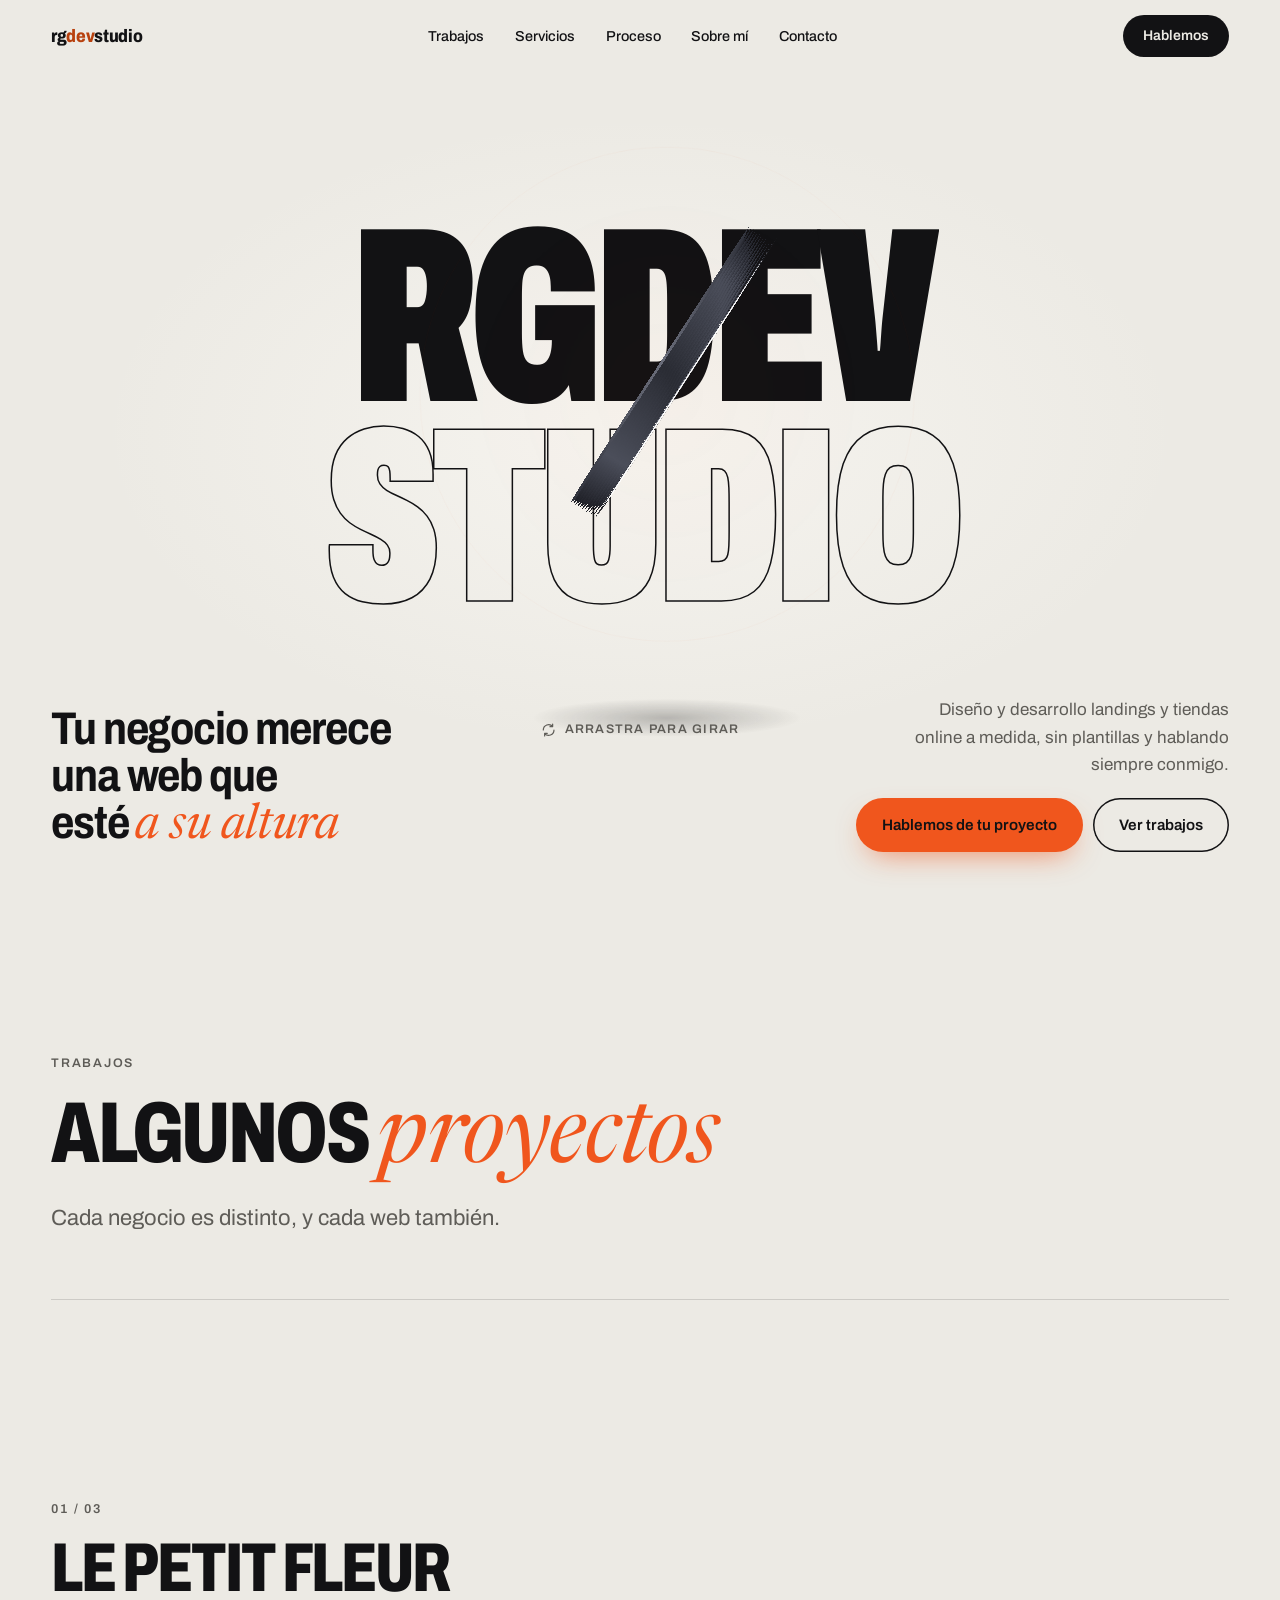
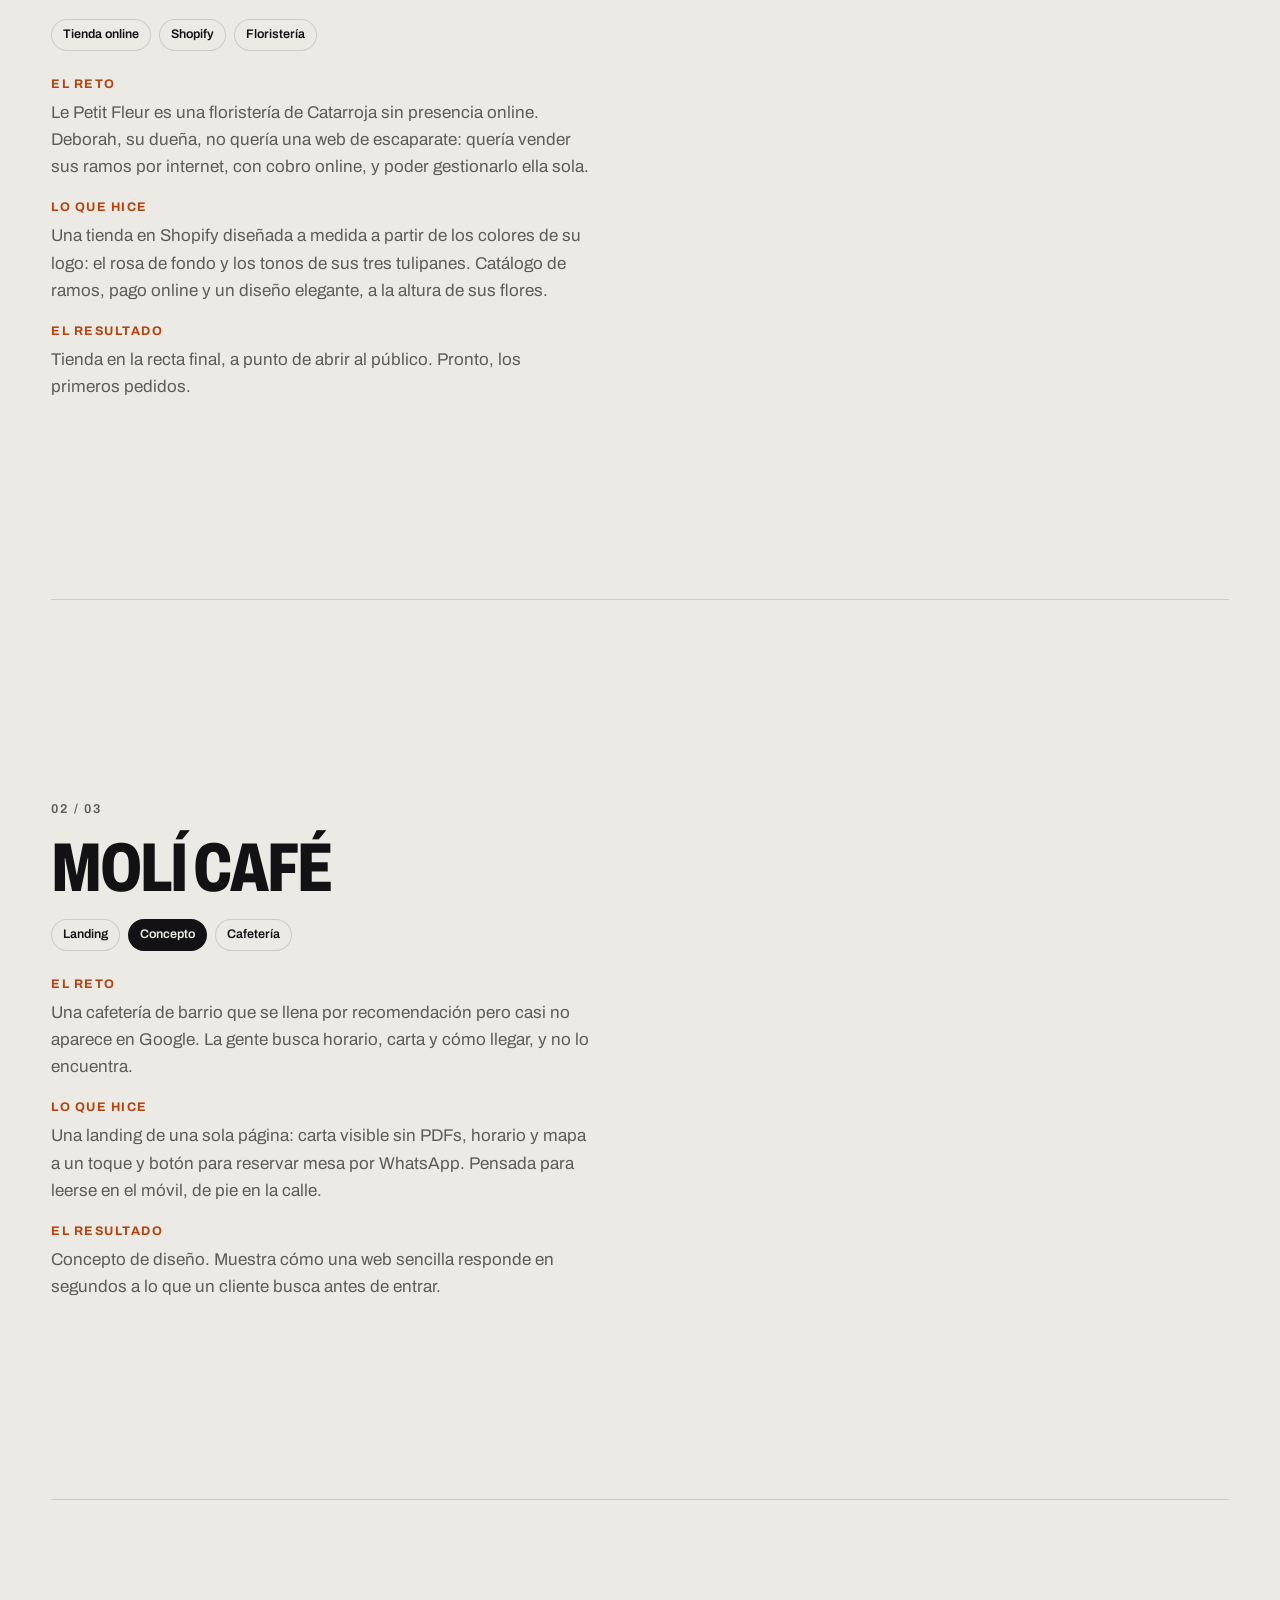
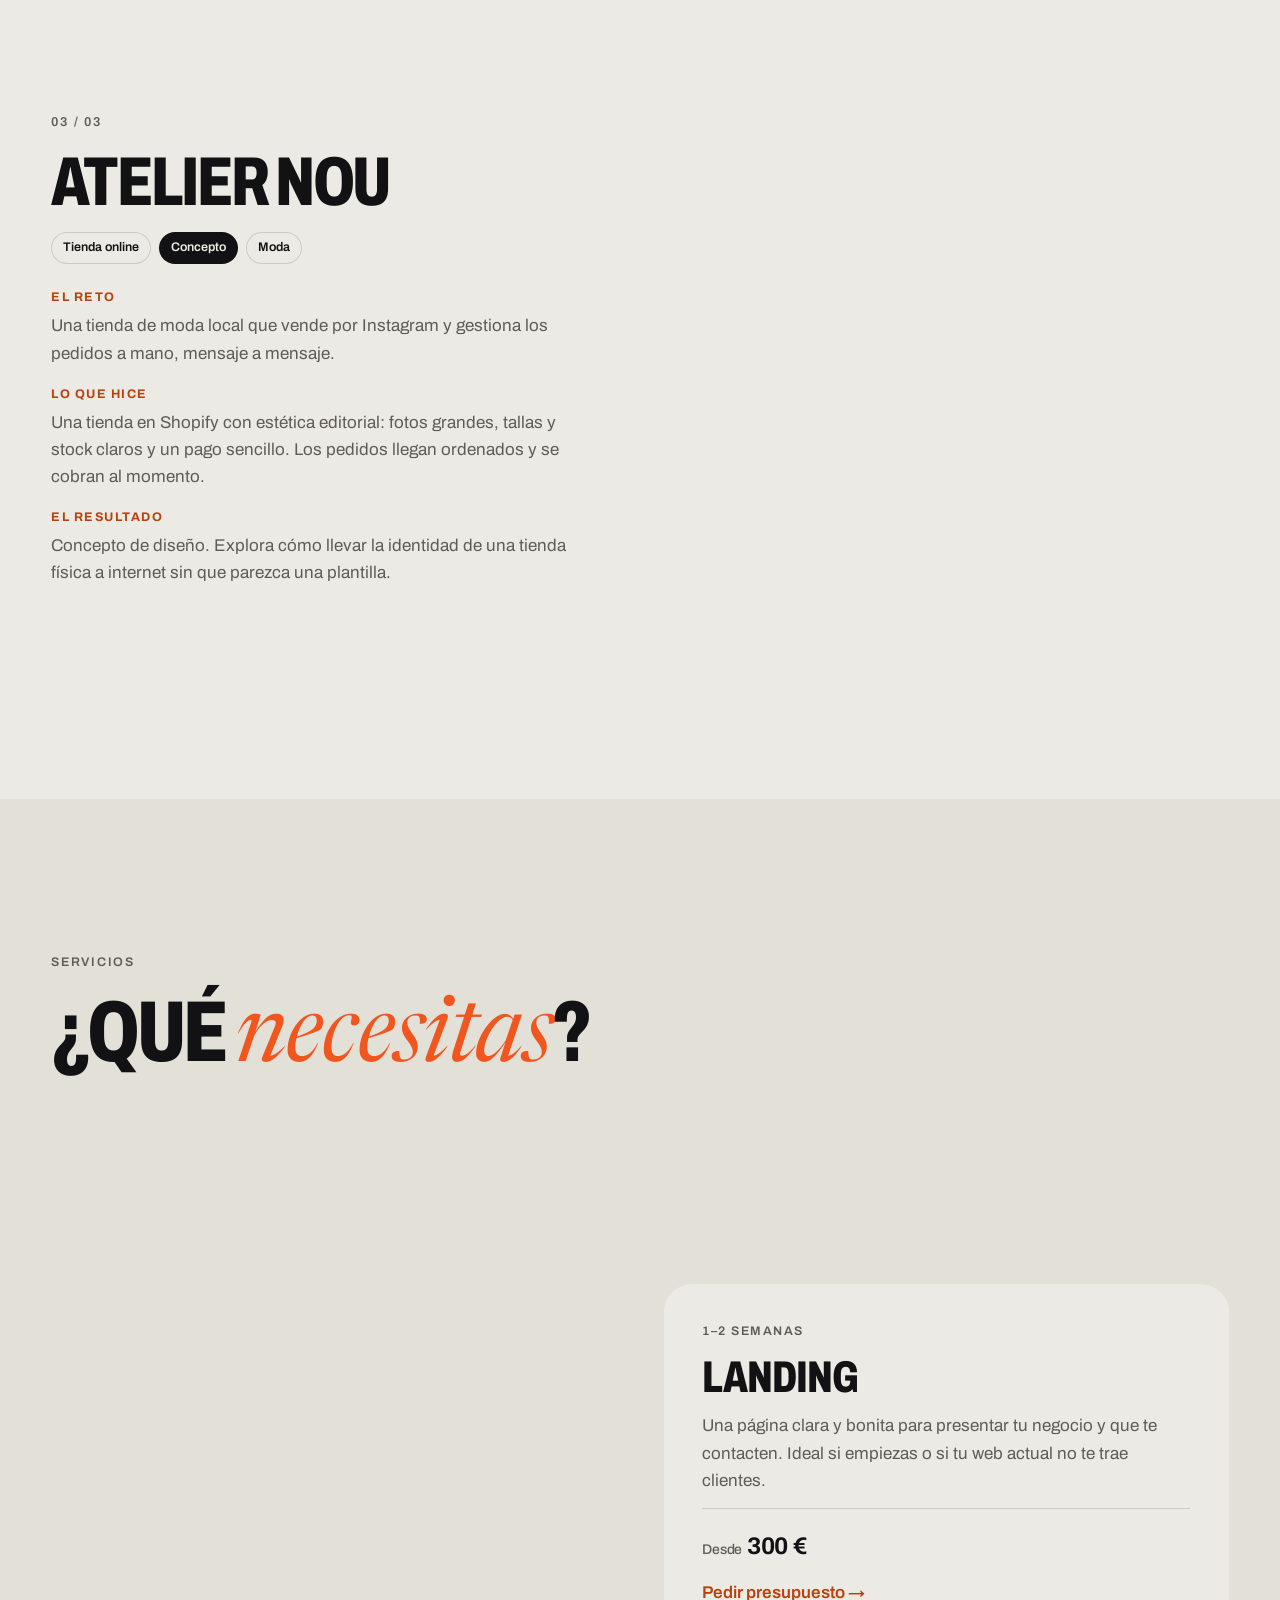
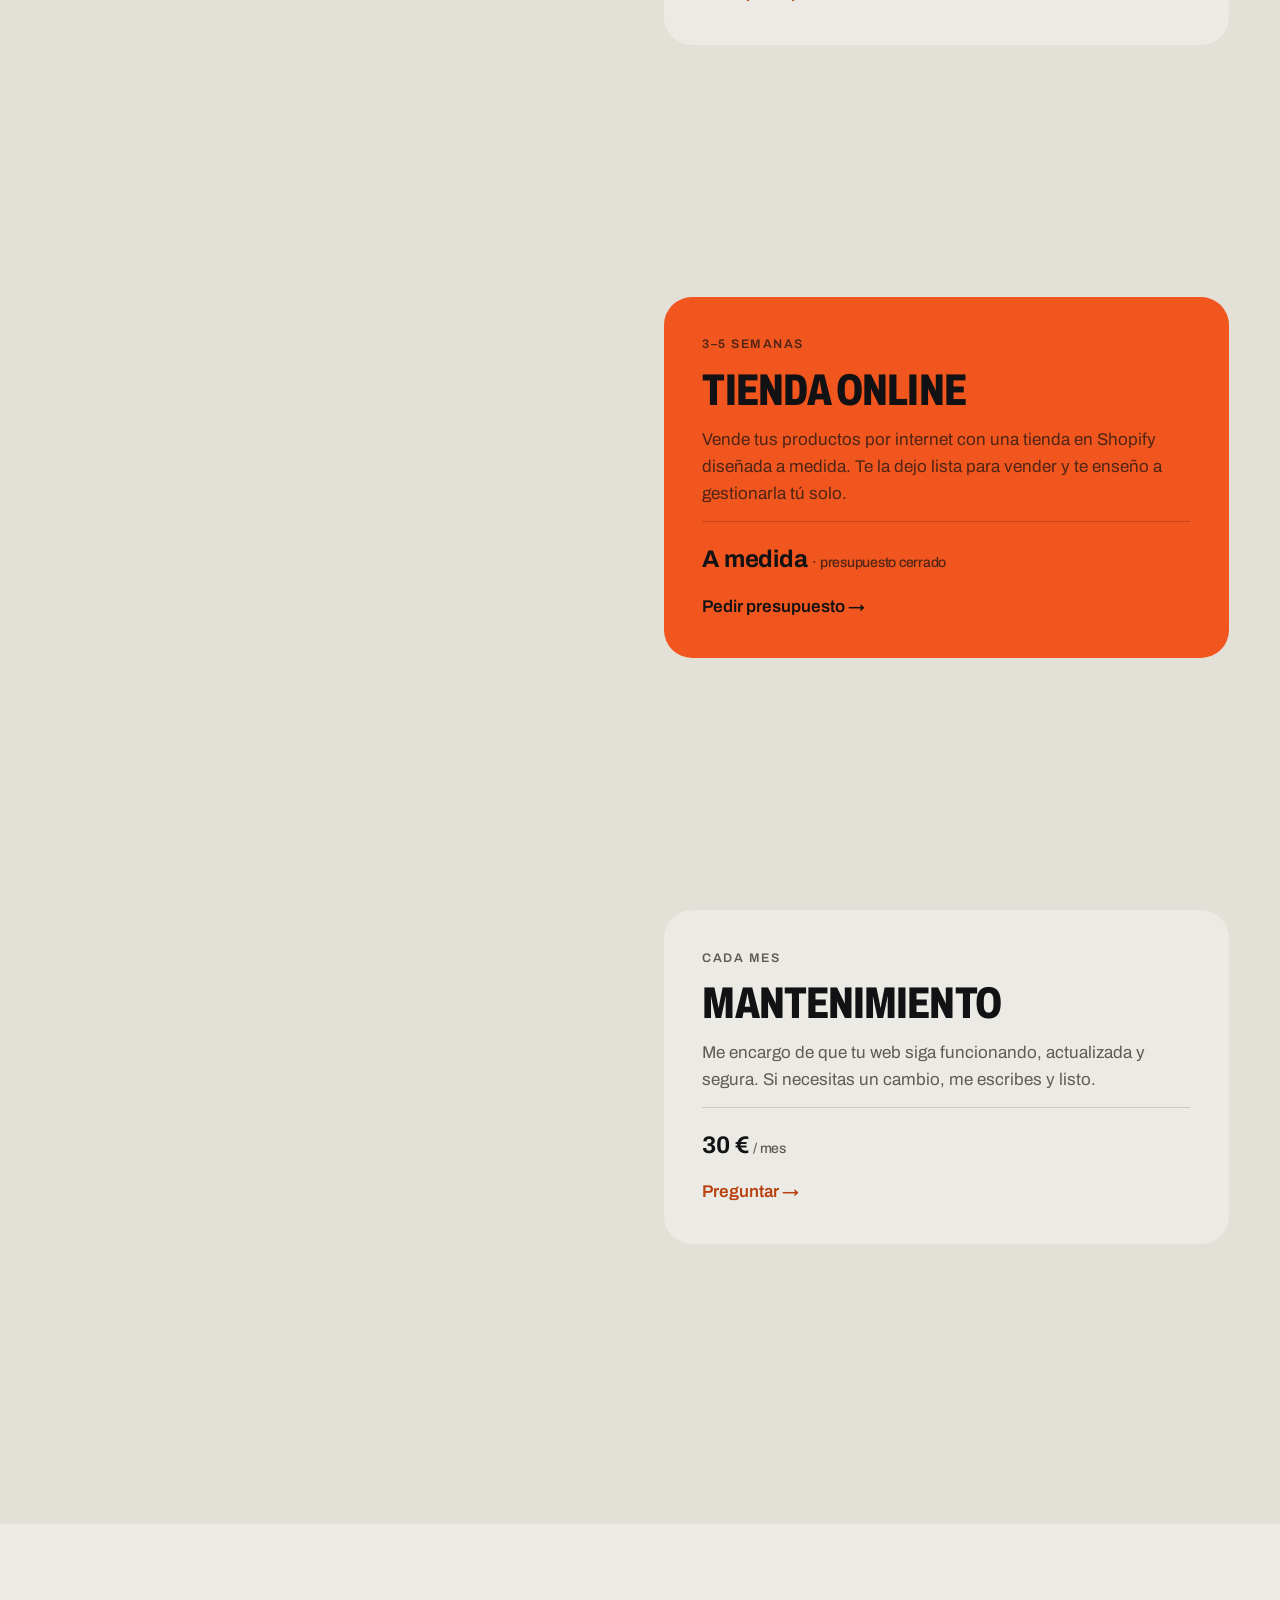
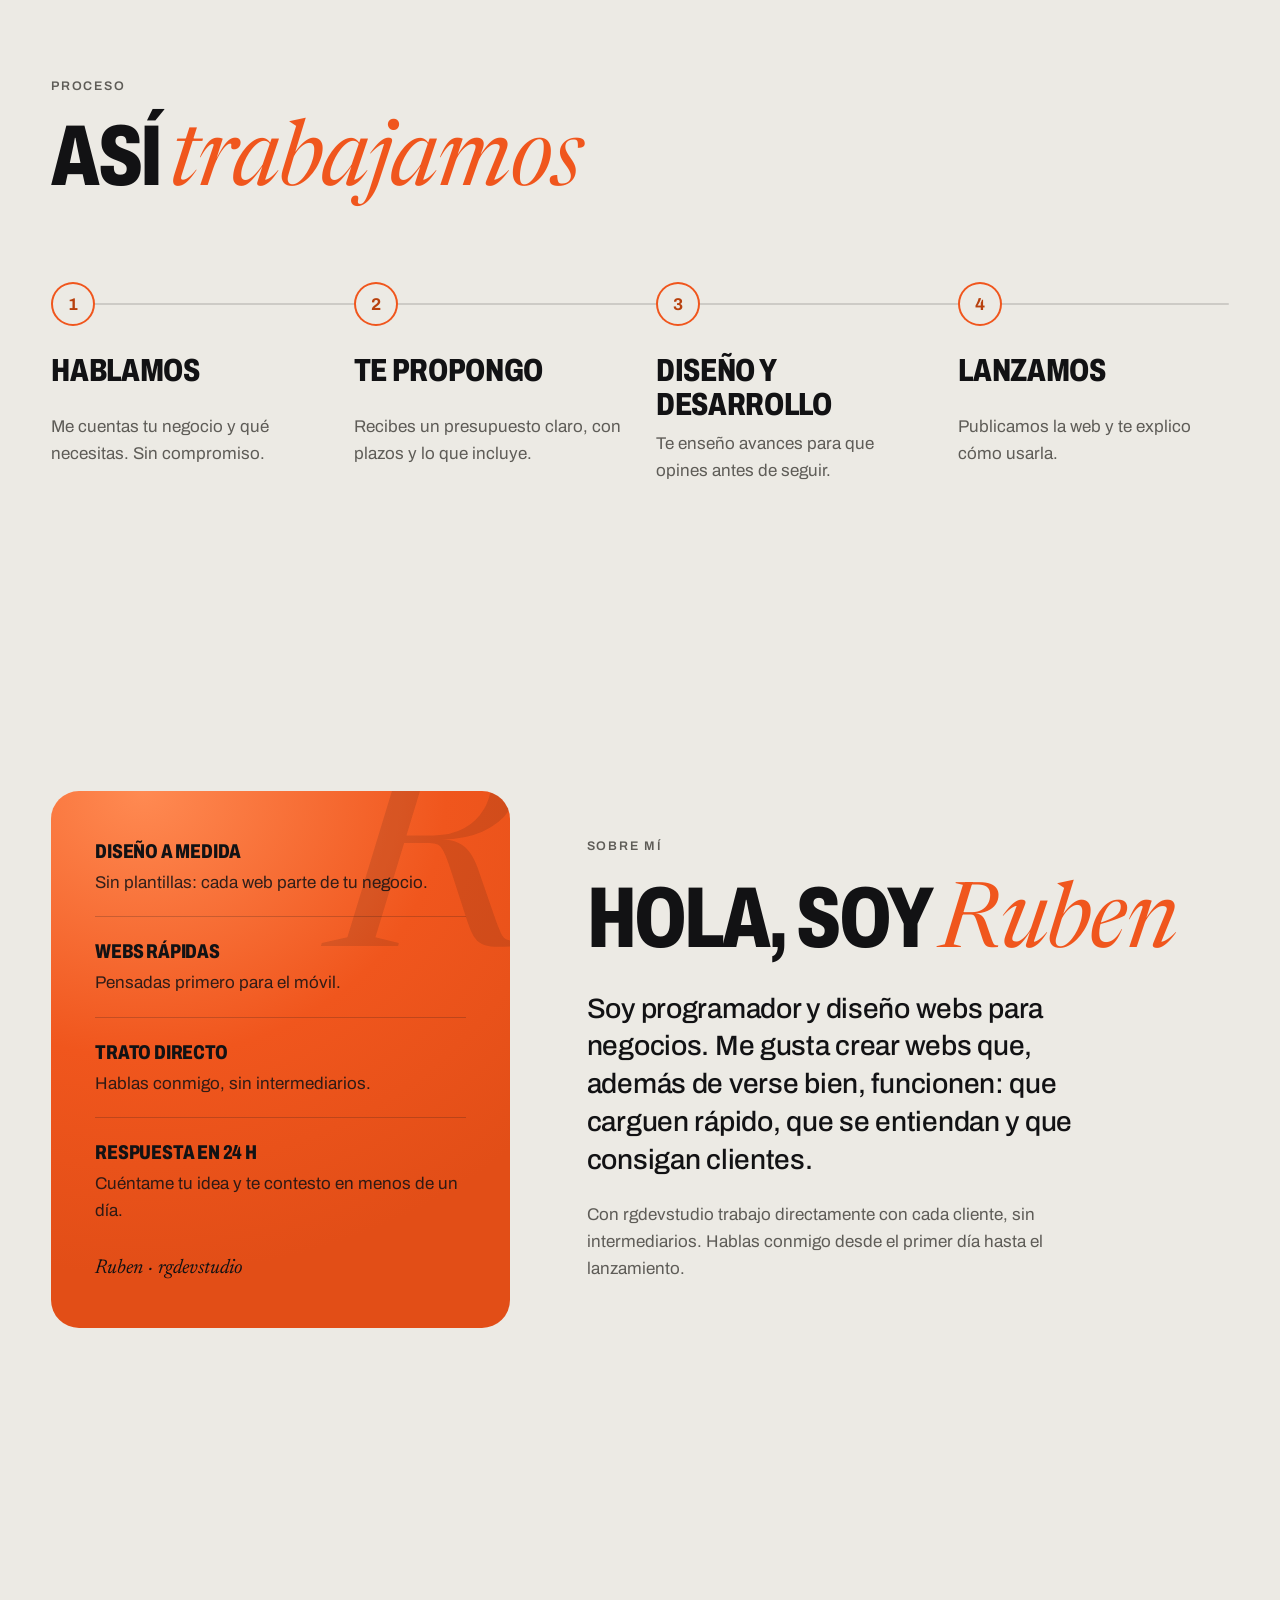
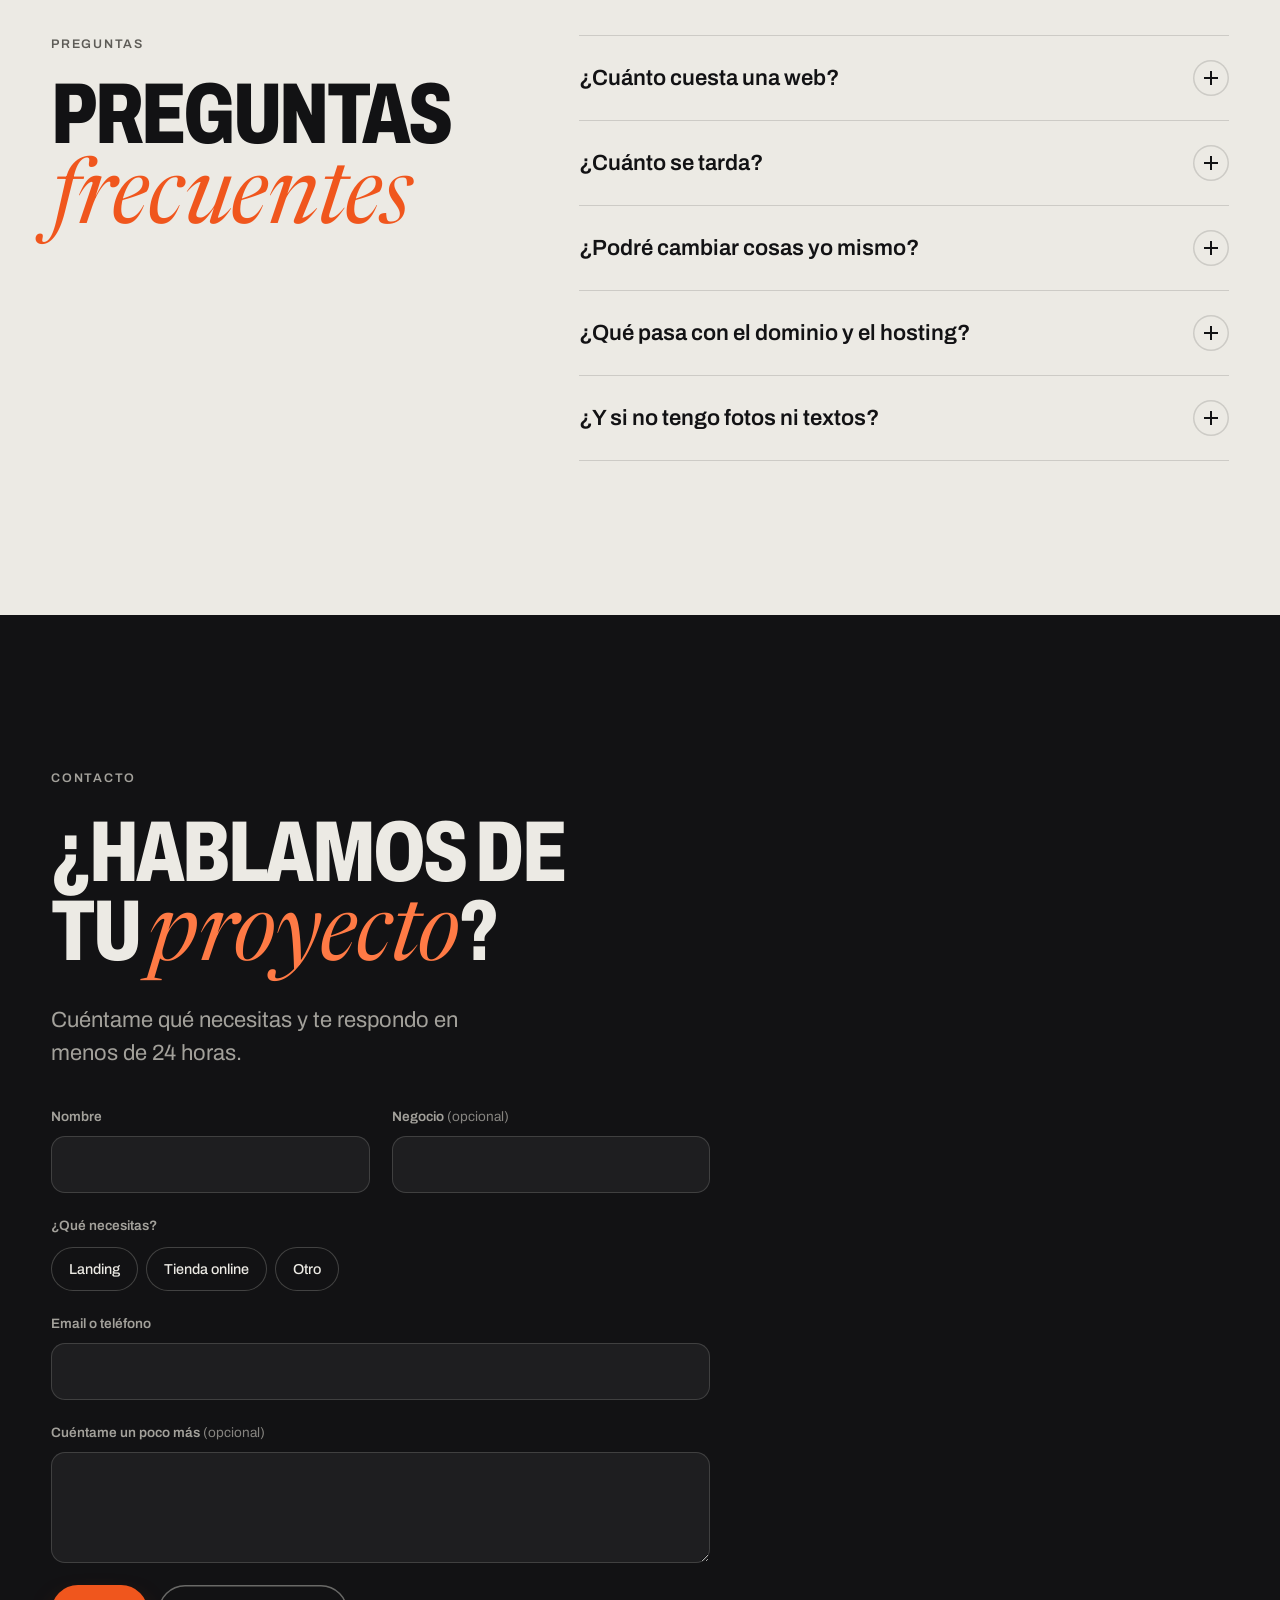
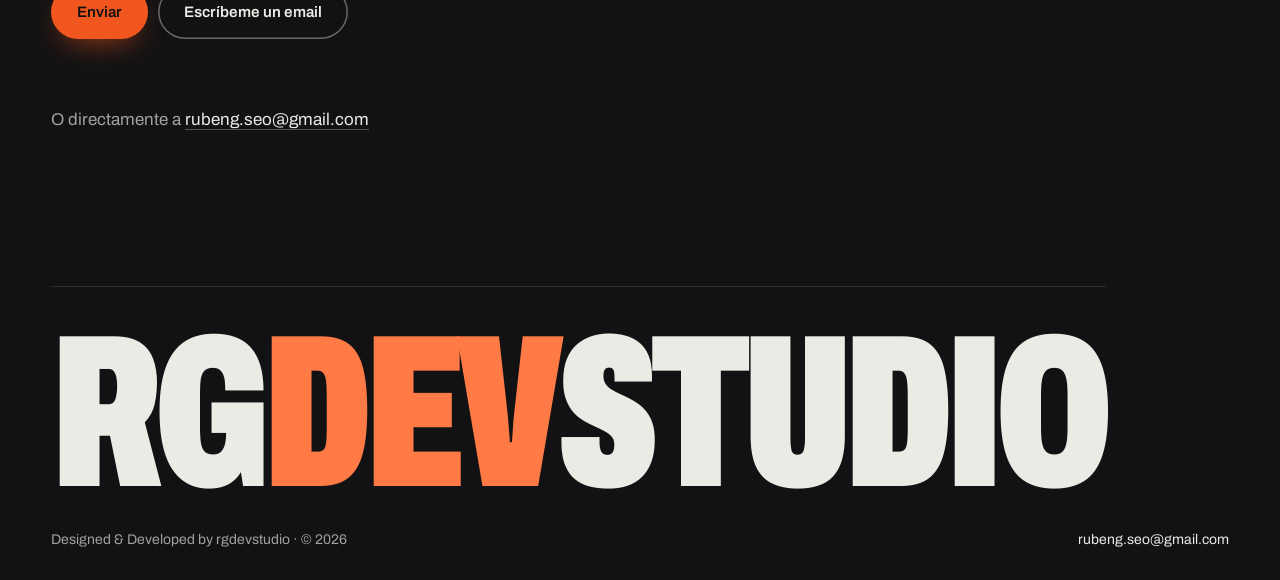
<file: index.html>
<!doctype html>
<html lang="es">
<head>
  <meta charset="utf-8">
  <meta name="viewport" content="width=device-width, initial-scale=1, viewport-fit=cover">
  <title>rgdevstudio · Diseño web a medida para negocios</title>
  <meta name="description" content="Diseño y desarrollo landings y tiendas online en Shopify a medida para pequeños negocios y comercios locales. Sin plantillas, webs rápidas y trato directo conmigo.">
  <meta name="theme-color" content="#ECEAE4">
  <!-- CAMBIAR: dominio definitivo -->
  <link rel="canonical" href="https://rgdevstudio.netlify.app/">

  <meta property="og:type" content="website">
  <meta property="og:locale" content="es_ES">
  <meta property="og:site_name" content="rgdevstudio">
  <meta property="og:title" content="rgdevstudio · Tu negocio merece una web que esté a su altura">
  <meta property="og:description" content="Landings y tiendas online en Shopify a medida, sin plantillas y hablando siempre conmigo.">
  <meta property="og:url" content="https://rgdevstudio.netlify.app/">
  <meta property="og:image" content="https://rgdevstudio.netlify.app/img/og-image.png">
  <meta property="og:image:width" content="1200">
  <meta property="og:image:height" content="630">
  <meta name="twitter:card" content="summary_large_image">

  <link rel="icon" href="/favicon.svg" type="image/svg+xml">

  <!-- Archivo (eje de anchura: condensada para titulares, normal para texto) + Newsreader cursiva para acentos -->
  <link rel="preconnect" href="https://fonts.googleapis.com">
  <link rel="preconnect" href="https://fonts.gstatic.com" crossorigin>
  <link rel="stylesheet" href="https://fonts.googleapis.com/css2?family=Archivo:wdth,wght@62..125,300..900&family=Newsreader:ital,opsz,wght@1,6..72,400&display=swap">

  <link rel="stylesheet" href="/css/styles.css">
  <script>document.documentElement.classList.add('js');</script>

  <script type="application/ld+json">
  {
    "@context": "https://schema.org",
    "@type": "ProfessionalService",
    "name": "rgdevstudio",
    "description": "Diseño y desarrollo de landings y tiendas online en Shopify a medida para pequeños negocios y comercios locales.",
    "url": "https://rgdevstudio.netlify.app/",
    "image": "https://rgdevstudio.netlify.app/img/og-image.png",
    "email": "rubeng.seo@gmail.com",
    "areaServed": { "@type": "Country", "name": "España" },
    "founder": { "@type": "Person", "name": "Ruben", "jobTitle": "Diseñador y desarrollador web" },
    "knowsLanguage": "es"
  }
  </script>

  <!-- Sin librerías: todo el 3D es CSS y el movimiento, JS propio -->
  <script src="/js/main.js" defer></script>
</head>
<body>
  <a class="skip-link" href="#contenido">Saltar al contenido</a>

  <!-- ============ ESCENA 3D: el móvil que viaja por la página ============ -->
  <div class="stage" aria-hidden="true">
    <div class="phone-glow"></div>
    <div class="phone-shadow"></div>
    <div class="phone">
      <div class="phone-body">
        <i style="--i:0"></i><i style="--i:1"></i><i style="--i:2"></i><i style="--i:3"></i><i style="--i:4"></i><i style="--i:5"></i><i style="--i:6"></i><i style="--i:7"></i><i style="--i:8"></i><i style="--i:9"></i><i style="--i:10"></i><i style="--i:11"></i>
      </div>
      <div class="phone-back">
        <span class="camera"><i></i><i></i><i></i><b></b></span>
        <span class="back-mono">rg</span>
        <span class="back-text">rgdevstudio</span>
      </div>
      <div class="phone-front">
        <div class="phone-screen">
          <!-- Las pantallas de los proyectos se clonan aquí desde JS -->
          <div class="screen screen--build" data-screen-id="build">
            <div class="screen-scroll">
              <div class="sb"><span>9:41</span><span class="sb-icons"><i></i><i></i><i></i></span></div>
              <span class="bd-tag">diseñando…</span>
              <span class="bd-blk bd-b1"></span><span class="bd-blk bd-b2"></span><span class="bd-blk bd-b3"></span><span class="bd-blk bd-b4"></span><span class="bd-blk bd-b5"></span>
              <p class="bd-txt bd-t1">Tu negocio, explicado en una frase.</p>
              <p class="bd-txt bd-t2">Pide cita</p>
              <p class="bd-txt bd-t3">¿Hablamos?</p>
              <p class="bd-txt bd-t4"><span>WhatsApp</span><span>Llamar</span></p>
            </div>
          </div>
          <div class="screen screen--svc screen--landing" data-screen-id="svc-landing">
            <div class="screen-scroll">
              <div class="sb"><span>9:41</span><span class="sb-icons"><i></i><i></i><i></i></span></div>
              <div class="sv-nav"><b>Tu negocio</b><span class="burger"><i></i><i></i></span></div>
              <div class="sv-hero"><p class="sv-eyebrow">Abierto hoy · 9:00 – 20:00</p><p class="sv-h">Lo que haces, explicado en una frase.</p><span class="sv-btn">Pide cita</span></div>
              <div class="sv-cards"><span><b>Servicio 1</b><i></i><i></i></span><span><b>Servicio 2</b><i></i><i></i></span></div>
              <div class="sv-quote">“Me contactan cada semana desde la web.”</div>
              <div class="sv-cta"><b>¿Hablamos?</b><span>WhatsApp</span><span>Llamar</span></div>
            </div>
          </div>
          <div class="screen screen--svc screen--shop" data-screen-id="svc-tienda">
            <div class="screen-scroll">
              <div class="sb"><span>9:41</span><span class="sb-icons"><i></i><i></i><i></i></span></div>
              <div class="sh-head"><span class="sh-back">‹</span><b>Tu cesta</b><span class="sh-count">2</span></div>
              <div class="sh-item"><i style="--c1:#F4B8C4;--c2:#E2486B"></i><span><b>Ramo Primavera</b><small>Entrega hoy</small></span><em>35 €</em></div>
              <div class="sh-item"><i style="--c1:#F9D98B;--c2:#F2B33D"></i><span><b>Girasoles</b><small>Entrega hoy</small></span><em>29 €</em></div>
              <div class="sh-sum"><span>Envío</span><b>Gratis</b></div>
              <div class="sh-sum sh-sum--total"><span>Total</span><b>64,00 €</b></div>
              <div class="sh-pay"><span class="sh-pay-btn">Pagar ahora</span><p>Pago seguro con tarjeta o Bizum</p></div>
              <div class="sh-toast"><i></i>Pedido recibido</div>
            </div>
          </div>
          <div class="screen screen--svc screen--care" data-screen-id="svc-mant">
            <div class="screen-scroll">
              <div class="sb sb--light"><span>9:41</span><span class="sb-icons"><i></i><i></i><i></i></span></div>
              <div class="ca-head"><small>Estado de tu web</small><b>Todo en orden</b></div>
              <div class="ca-ring"><svg viewBox="0 0 120 120" aria-hidden="true"><circle cx="60" cy="60" r="50"/><circle class="ca-arc" cx="60" cy="60" r="50"/></svg><span><b>99,9 %</b><small>en línea</small></span></div>
              <div class="ca-stats"><span><small>Carga</small><b>0,8 s</b></span><span><small>Seguridad</small><b>SSL ✓</b></span></div>
              <ul class="ca-log">
                <li><i></i><span><b>Cambio de horario</b><small>Hecho en 2 h</small></span></li>
                <li><i></i><span><b>Copia de seguridad</b><small>Hoy, 03:00</small></span></li>
                <li><i></i><span><b>Actualizaciones</b><small>Al día</small></span></li>
              </ul>
            </div>
          </div>
          <div class="screen screen--chat" data-screen-id="chat">
            <div class="screen-scroll">
              <div class="sb sb--dark"><span>9:41</span><span class="sb-icons"><i></i><i></i><i></i></span></div>
              <div class="chat-head">
                <span class="chat-avatar">rg</span>
                <span class="chat-who"><b>rgdevstudio</b><small>en línea</small></span>
              </div>
              <div class="chat-body">
                <p class="chat-day">Hoy</p>
                <p class="bubble bubble--me" style="--d:0">Hola, tengo una floristería y quiero vender online.</p>
                <p class="bubble bubble--me" style="--d:1">¿Cuánto costaría una tienda?</p>
                <p class="typing" style="--d:2"><i></i><i></i><i></i></p>
                <p class="bubble bubble--them" style="--d:3">¡Hola! Te preparo un presupuesto cerrado. ¿Me cuentas qué vendes y cómo lo entregas?</p>
                <p class="bubble bubble--me" style="--d:4">¡Genial! Te cuento.</p>
              </div>
              <div class="chat-input"><span>Escribe un mensaje</span><i></i></div>
            </div>
          </div>
        </div>
        <span class="island"></span>
        <span class="gloss"></span>
      </div>
    </div>
  </div>

  <header class="site-header">
    <div class="header-inner">
      <a class="logo" href="#inicio" aria-label="rgdevstudio, ir al inicio">rg<span>dev</span>studio</a>
      <nav class="nav" aria-label="Principal">
        <ul>
          <li><a href="#trabajos">Trabajos</a></li>
          <li><a href="#servicios">Servicios</a></li>
          <li><a href="#proceso">Proceso</a></li>
          <li><a href="#sobre-mi">Sobre mí</a></li>
          <li><a href="#contacto">Contacto</a></li>
        </ul>
      </nav>
      <a class="btn btn--ink btn--sm" href="#contacto">Hablemos</a>
    </div>
  </header>

  <main id="contenido">

    <!-- ============ HERO ============ -->
    <section class="hero" id="inicio" aria-labelledby="hero-title">
      <p class="giant" aria-hidden="true"><span class="giant-row">rgdev</span><span class="giant-row giant-row--b">studio</span></p>
      <div class="hero-slot" aria-hidden="true"></div>
      <p class="drag-hint" aria-hidden="true"><svg viewBox="0 0 24 24"><path d="M4 12a8 8 0 0 1 14-5.3M20 12a8 8 0 0 1-14 5.3M18 3v4h-4M6 21v-4h4"/></svg>Arrastra para girar</p>

      <div class="hero-foot container">
        <h1 class="hero-title" id="hero-title" data-reveal>Tu negocio merece una web que esté <em>a su altura</em></h1>
        <div class="hero-side" data-reveal>
          <p class="hero-sub">Diseño y desarrollo landings y tiendas online a medida, sin plantillas y hablando siempre conmigo.</p>
          <div class="hero-ctas">
            <a class="btn btn--accent" href="#contacto">Hablemos de tu proyecto</a>
            <a class="btn btn--line" href="#trabajos">Ver trabajos</a>
          </div>
        </div>
      </div>
    </section>

    <!-- ============ TRABAJOS ============ -->
    <section class="works" id="trabajos" aria-labelledby="works-title">
      <div class="container">
        <header class="works-head">
          <p class="kicker">Trabajos</p>
          <h2 class="title" id="works-title" data-reveal>Algunos <em>proyectos</em></h2>
          <p class="lead" data-reveal>Cada negocio es distinto, y cada web también.</p>
        </header>

        <article class="project" data-project="flor">
          <div class="project-text">
            <p class="project-num">01 / 03</p>
            <h3 class="project-name" data-reveal>Le Petit Fleur</h3>
            <p class="project-tags" data-reveal><span>Tienda online</span><span>Shopify</span><span>Floristería</span></p>
            <dl class="project-case" data-reveal>
              <div><dt>El reto</dt><dd>Le Petit Fleur es una floristería de Catarroja sin presencia online. Deborah, su dueña, no quería una web de escaparate: quería vender sus ramos por internet, con cobro online, y poder gestionarlo ella sola.</dd></div>
              <div><dt>Lo que hice</dt><dd>Una tienda en Shopify diseñada a medida a partir de los colores de su logo: el rosa de fondo y los tonos de sus tres tulipanes. Catálogo de ramos, pago online y un diseño elegante, a la altura de sus flores.</dd></div>
              <div><dt>El resultado</dt><dd>Tienda en la recta final, a punto de abrir al público. Pronto, los primeros pedidos.</dd></div>
            </dl>
          </div>
          <div class="project-visual">
            <div class="mini-phone" role="img" aria-label="Portada animada de Le Petit Fleur: tres tulipanes que se dibujan y florecen sobre fondo rosa">
              <div class="screen screen--fcover" data-screen-id="flor">
                <div class="screen-scroll">
                  <div class="sb"><span>9:41</span><span class="sb-icons"><i></i><i></i><i></i></span></div>
                  <p class="fc-label">Tienda online · Shopify</p>
                  <svg class="fc-tulips" viewBox="0 0 200 230" aria-hidden="true">
                    <g class="fc-stems" fill="none" stroke="#5E7A55" stroke-width="2.4" stroke-linecap="round">
                      <path pathLength="1" d="M64 230 C66 186 70 150 74 112"/>
                      <path pathLength="1" d="M100 230 C100 172 100 130 100 88"/>
                      <path pathLength="1" d="M138 230 C136 190 132 160 128 126"/>
                      <path pathLength="1" d="M100 182 C82 172 72 186 78 206"/>
                    </g>
                    <g class="fc-flowers" stroke-width="2.4" stroke-linejoin="round">
                      <path class="fc-f1" pathLength="1" d="M74 114 C54 108 50 78 56 64 L65 78 L74 58 L83 78 L92 64 C98 78 94 108 74 114Z"/>
                      <path class="fc-f2" pathLength="1" d="M100 90 C78 84 74 50 80 34 L90 50 L100 26 L110 50 L120 34 C126 50 122 84 100 90Z"/>
                      <path class="fc-f3" pathLength="1" d="M128 128 C108 122 104 92 110 78 L119 92 L128 72 L137 92 L146 78 C152 92 148 122 128 128Z"/>
                    </g>
                  </svg>
                  <p class="fc-name">Le Petit Fleur</p>
                  <p class="fc-place">Floristería en Catarroja</p>
                  <span class="fc-btn">Ver ramos <b>→</b></span>
                </div>
              </div>
            </div>
          </div>
        </article>

        <article class="project" data-project="cafe">
          <div class="project-text">
            <p class="project-num">02 / 03</p>
            <h3 class="project-name" data-reveal>Molí Café</h3>
            <p class="project-tags" data-reveal><span>Landing</span><span class="tag-concept">Concepto</span><span>Cafetería</span></p>
            <dl class="project-case" data-reveal>
              <div><dt>El reto</dt><dd>Una cafetería de barrio que se llena por recomendación pero casi no aparece en Google. La gente busca horario, carta y cómo llegar, y no lo encuentra.</dd></div>
              <div><dt>Lo que hice</dt><dd>Una landing de una sola página: carta visible sin PDFs, horario y mapa a un toque y botón para reservar mesa por WhatsApp. Pensada para leerse en el móvil, de pie en la calle.</dd></div>
              <div><dt>El resultado</dt><dd>Concepto de diseño. Muestra cómo una web sencilla responde en segundos a lo que un cliente busca antes de entrar.</dd></div>
            </dl>
          </div>
          <div class="project-visual">
            <div class="mini-phone" role="img" aria-label="Vista en el móvil del concepto de landing para Molí Café">
              <div class="screen screen--cafe" data-screen-id="cafe">
                <div class="screen-scroll">
                  <div class="sb sb--dark"><span>9:41</span><span class="sb-icons"><i></i><i></i><i></i></span></div>
                  <div class="mc-top"><b>Molí</b><span>Café de barrio · desde las 7:30</span></div>
                  <svg class="mc-cup" viewBox="0 0 200 160" aria-hidden="true">
                    <g fill="none" stroke="#E7D6BC" stroke-width="3" stroke-linecap="round">
                      <ellipse cx="94" cy="80" rx="56" ry="13"/>
                      <path d="M38 80 C40 118 62 140 94 140 C126 140 148 118 150 80"/>
                      <path d="M149 92 C176 90 178 120 148 120"/>
                      <path d="M80 60 C72 48 90 40 82 26" opacity=".6"/>
                      <path d="M98 62 C90 48 108 38 100 20" opacity=".6"/>
                    </g>
                    <ellipse cx="94" cy="80" rx="46" ry="9" fill="#6B3B22"/>
                  </svg>
                  <span class="mc-btn">Reservar mesa</span>
                  <p class="mc-sec">La carta</p>
                  <ul class="mc-menu">
                    <li><b>Espresso</b><s></s><em>1,40</em></li>
                    <li><b>Cortado</b><s></s><em>1,60</em></li>
                    <li><b>Flat white</b><s></s><em>2,60</em></li>
                    <li><b>Tostada del día</b><s></s><em>3,90</em></li>
                    <li><b>Bizcocho casero</b><s></s><em>2,80</em></li>
                  </ul>
                  <p class="mc-sec">Horario</p>
                  <ul class="mc-hours"><li><b>Lun – Vie</b><span>7:30 – 20:00</span></li><li><b>Sáb</b><span>9:00 – 14:00</span></li></ul>
                  <div class="mc-map"><i></i></div>
                </div>
              </div>
            </div>
          </div>
        </article>

        <article class="project" data-project="moda">
          <div class="project-text">
            <p class="project-num">03 / 03</p>
            <h3 class="project-name" data-reveal>Atelier Nou</h3>
            <p class="project-tags" data-reveal><span>Tienda online</span><span class="tag-concept">Concepto</span><span>Moda</span></p>
            <dl class="project-case" data-reveal>
              <div><dt>El reto</dt><dd>Una tienda de moda local que vende por Instagram y gestiona los pedidos a mano, mensaje a mensaje.</dd></div>
              <div><dt>Lo que hice</dt><dd>Una tienda en Shopify con estética editorial: fotos grandes, tallas y stock claros y un pago sencillo. Los pedidos llegan ordenados y se cobran al momento.</dd></div>
              <div><dt>El resultado</dt><dd>Concepto de diseño. Explora cómo llevar la identidad de una tienda física a internet sin que parezca una plantilla.</dd></div>
            </dl>
          </div>
          <div class="project-visual">
            <div class="mini-phone" role="img" aria-label="Vista en el móvil del concepto de tienda online para Atelier Nou">
              <div class="screen screen--moda" data-screen-id="moda">
                <div class="screen-scroll">
                  <div class="sb"><span>9:41</span><span class="sb-icons"><i></i><i></i><i></i></span></div>
                  <div class="mn-nav"><b>ATELIER NOU</b><span>Cesta 1</span></div>
                  <div class="mn-hero"><i></i><p>Nueva colección</p></div>
                  <p class="mn-sec">Lo más nuevo</p>
                  <div class="mn-grid">
                    <span class="mn-item"><i style="--c1:#B49673;--c2:#8F7352"></i><b>Abrigo lana</b><em>129 €</em></span>
                    <span class="mn-item"><i style="--c1:#9BA284;--c2:#5F6A4A"></i><b>Camisa lino</b><em>59 €</em></span>
                    <span class="mn-item"><i style="--c1:#3B3B3B;--c2:#121212"></i><b>Pantalón recto</b><em>79 €</em></span>
                    <span class="mn-item"><i style="--c1:#D6C8B6;--c2:#B3A28C"></i><b>Punto crudo</b><em>69 €</em></span>
                  </div>
                  <span class="mn-btn">Ver todo</span>
                </div>
              </div>
            </div>
          </div>
        </article>
      </div>
    </section>

    <!-- ============ SERVICIOS ============ -->
    <section class="section services" id="servicios" aria-labelledby="services-title">
      <div class="container">
        <header class="section-head">
          <p class="kicker">Servicios</p>
          <h2 class="title" id="services-title" data-reveal>¿Qué <em>necesitas</em>?</h2>
        </header>
        <div class="services-grid">
          <div class="services-slot" aria-hidden="true"></div>
          <article class="service" data-reveal data-svc="svc-landing">
            <p class="service-time">1–2 semanas</p>
            <h3 class="service-name">Landing</h3>
            <p class="service-desc">Una página clara y bonita para presentar tu negocio y que te contacten. Ideal si empiezas o si tu web actual no te trae clientes.</p>
            <p class="service-price"><small>Desde</small> 300 €</p>
            <a class="service-link" href="#contacto" data-service="Landing">Pedir presupuesto <span aria-hidden="true">→</span></a>
          </article>
          <article class="service service--feature" data-reveal data-svc="svc-tienda">
            <p class="service-time">3–5 semanas</p>
            <h3 class="service-name">Tienda online</h3>
            <p class="service-desc">Vende tus productos por internet con una tienda en Shopify diseñada a medida. Te la dejo lista para vender y te enseño a gestionarla tú solo.</p>
            <p class="service-price">A medida <small>· presupuesto cerrado</small></p>
            <a class="service-link" href="#contacto" data-service="Tienda">Pedir presupuesto <span aria-hidden="true">→</span></a>
          </article>
          <article class="service" data-reveal data-svc="svc-mant">
            <p class="service-time">Cada mes</p>
            <h3 class="service-name">Mantenimiento</h3>
            <p class="service-desc">Me encargo de que tu web siga funcionando, actualizada y segura. Si necesitas un cambio, me escribes y listo.</p>
            <p class="service-price">30 € <small>/ mes</small></p>
            <a class="service-link" href="#contacto" data-service="Otro">Preguntar <span aria-hidden="true">→</span></a>
          </article>
        </div>
      </div>
    </section>

    <!-- ============ PROCESO ============ -->
    <section class="section process" id="proceso" aria-labelledby="process-title">
      <div class="container">
        <header class="section-head">
          <p class="kicker">Proceso</p>
          <h2 class="title" id="process-title" data-reveal>Así <em>trabajamos</em></h2>
        </header>
        <div class="process-track">
          <div class="process-line" aria-hidden="true"><i></i></div>
          <ol class="steps">
            <li class="step" data-reveal><span class="step-num">1</span><h3>Hablamos</h3><p>Me cuentas tu negocio y qué necesitas. Sin compromiso.</p></li>
            <li class="step" data-reveal><span class="step-num">2</span><h3>Te propongo</h3><p>Recibes un presupuesto claro, con plazos y lo que incluye.</p></li>
            <li class="step" data-reveal><span class="step-num">3</span><h3>Diseño y desarrollo</h3><p>Te enseño avances para que opines antes de seguir.</p></li>
            <li class="step" data-reveal><span class="step-num">4</span><h3>Lanzamos</h3><p>Publicamos la web y te explico cómo usarla.</p></li>
          </ol>
        </div>
      </div>
    </section>

    <!-- ============ SOBRE MÍ ============ -->
    <section class="section about" id="sobre-mi" aria-labelledby="about-title">
      <div class="container about-grid">
        <aside class="about-card" data-reveal aria-label="Cómo trabajo">
          <p class="about-card-mono" aria-hidden="true">R</p>
          <ul class="about-card-list">
            <li><b>Diseño a medida</b><span>Sin plantillas: cada web parte de tu negocio.</span></li>
            <li><b>Webs rápidas</b><span>Pensadas primero para el móvil.</span></li>
            <li><b>Trato directo</b><span>Hablas conmigo, sin intermediarios.</span></li>
            <li><b>Respuesta en 24 h</b><span>Cuéntame tu idea y te contesto en menos de un día.</span></li>
          </ul>
          <p class="about-card-sign">Ruben · rgdevstudio</p>
        </aside>
        <div class="about-text">
          <p class="kicker">Sobre mí</p>
          <h2 class="title" id="about-title" data-reveal>Hola, soy <em>Ruben</em></h2>
          <p class="about-lead" data-reveal>Soy programador y diseño webs para negocios. Me gusta crear webs que, además de verse bien, funcionen: que carguen rápido, que se entiendan y que consigan clientes.</p>
          <p class="about-body" data-reveal>Con rgdevstudio trabajo directamente con cada cliente, sin intermediarios. Hablas conmigo desde el primer día hasta el lanzamiento.</p>
        </div>
      </div>
    </section>

    <!-- ============ FAQ ============ -->
    <section class="section faq" id="faq" aria-labelledby="faq-title">
      <div class="container faq-grid">
        <header class="section-head">
          <p class="kicker">Preguntas</p>
          <h2 class="title" id="faq-title" data-reveal>Preguntas <em>frecuentes</em></h2>
        </header>
        <div class="faq-list">
          <details class="faq-item"><summary><span>¿Cuánto cuesta una web?</span><i aria-hidden="true"></i></summary><div class="faq-answer"><p>Depende de lo que necesites. La landing empieza en 300 € y el mantenimiento cuesta 30 € al mes. La tienda online depende de tu catálogo. En todos los casos te doy un presupuesto cerrado antes de empezar.</p></div></details>
          <details class="faq-item"><summary><span>¿Cuánto se tarda?</span><i aria-hidden="true"></i></summary><div class="faq-answer"><p>Una landing, 1–2 semanas. Una tienda, 3–5 semanas.</p></div></details>
          <details class="faq-item"><summary><span>¿Podré cambiar cosas yo mismo?</span><i aria-hidden="true"></i></summary><div class="faq-answer"><p>Sí. Te dejo la web preparada y te enseño a editar lo básico.</p></div></details>
          <details class="faq-item"><summary><span>¿Qué pasa con el dominio y el hosting?</span><i aria-hidden="true"></i></summary><div class="faq-answer"><p>Te ayudo a contratarlos. Todo queda a tu nombre.</p></div></details>
          <details class="faq-item"><summary><span>¿Y si no tengo fotos ni textos?</span><i aria-hidden="true"></i></summary><div class="faq-answer"><p>Te ayudo con los textos y te oriento con las fotos.</p></div></details>
        </div>
      </div>
    </section>

    <!-- ============ CONTACTO ============ -->
    <section class="contact" id="contacto" aria-labelledby="contact-title">
      <div class="container contact-grid">
        <div class="contact-main">
          <p class="kicker">Contacto</p>
          <h2 class="title" id="contact-title" data-reveal>¿Hablamos de tu <em>proyecto</em>?</h2>
          <p class="lead" data-reveal>Cuéntame qué necesitas y te respondo en menos de 24 horas.</p>

          <form class="form" name="contacto" method="POST" action="/gracias.html" data-netlify="true" netlify-honeypot="bot-field" novalidate data-reveal>
            <input type="hidden" name="form-name" value="contacto">
            <p class="hp" aria-hidden="true"><label>No rellenes esto: <input name="bot-field" tabindex="-1" autocomplete="off"></label></p>
            <div class="form-row">
              <div class="field">
                <label for="f-nombre">Nombre</label>
                <input id="f-nombre" name="nombre" type="text" autocomplete="name" required aria-describedby="e-nombre">
                <p class="field-error" id="e-nombre" role="alert"></p>
              </div>
              <div class="field">
                <label for="f-negocio">Negocio <span class="opt">(opcional)</span></label>
                <input id="f-negocio" name="negocio" type="text" autocomplete="organization">
              </div>
            </div>
            <fieldset class="choices">
              <legend>¿Qué necesitas?</legend>
              <div class="choices-row">
                <label class="choice"><input type="radio" name="necesito" value="Landing" id="c-landing"><span>Landing</span></label>
                <label class="choice"><input type="radio" name="necesito" value="Tienda" id="c-tienda"><span>Tienda online</span></label>
                <label class="choice"><input type="radio" name="necesito" value="Otro" id="c-otro"><span>Otro</span></label>
              </div>
            </fieldset>
            <div class="field">
              <label for="f-contacto">Email o teléfono</label>
              <input id="f-contacto" name="contacto" type="text" inputmode="email" autocomplete="email" required aria-describedby="e-contacto">
              <p class="field-error" id="e-contacto" role="alert"></p>
            </div>
            <div class="field">
              <label for="f-mensaje">Cuéntame un poco más <span class="opt">(opcional)</span></label>
              <textarea id="f-mensaje" name="mensaje" rows="3"></textarea>
            </div>
            <div class="form-actions">
              <button class="btn btn--accent btn--submit" type="submit"><span class="submit-label">Enviar</span></button>
              <a class="btn btn--line-light" href="mailto:rubeng.seo@gmail.com">Escríbeme un email</a>
            </div>
            <p class="form-status" role="status" aria-live="polite"></p>
          </form>
          <p class="contact-mail">O directamente a <a href="mailto:rubeng.seo@gmail.com">rubeng.seo@gmail.com</a></p>
        </div>
        <div class="contact-slot" aria-hidden="true"></div>
      </div>
    </section>
  </main>

  <footer class="site-footer">
    <div class="container">
      <p class="footer-word" aria-hidden="true">rg<span>dev</span>studio</p>
      <div class="footer-row">
        <p>Designed &amp; Developed by rgdevstudio · © <span data-year>2026</span></p>
        <ul class="footer-links">
          <li><a href="mailto:rubeng.seo@gmail.com">rubeng.seo@gmail.com</a></li>
        </ul>
      </div>
    </div>
  </footer>
</body>
</html>
</file>
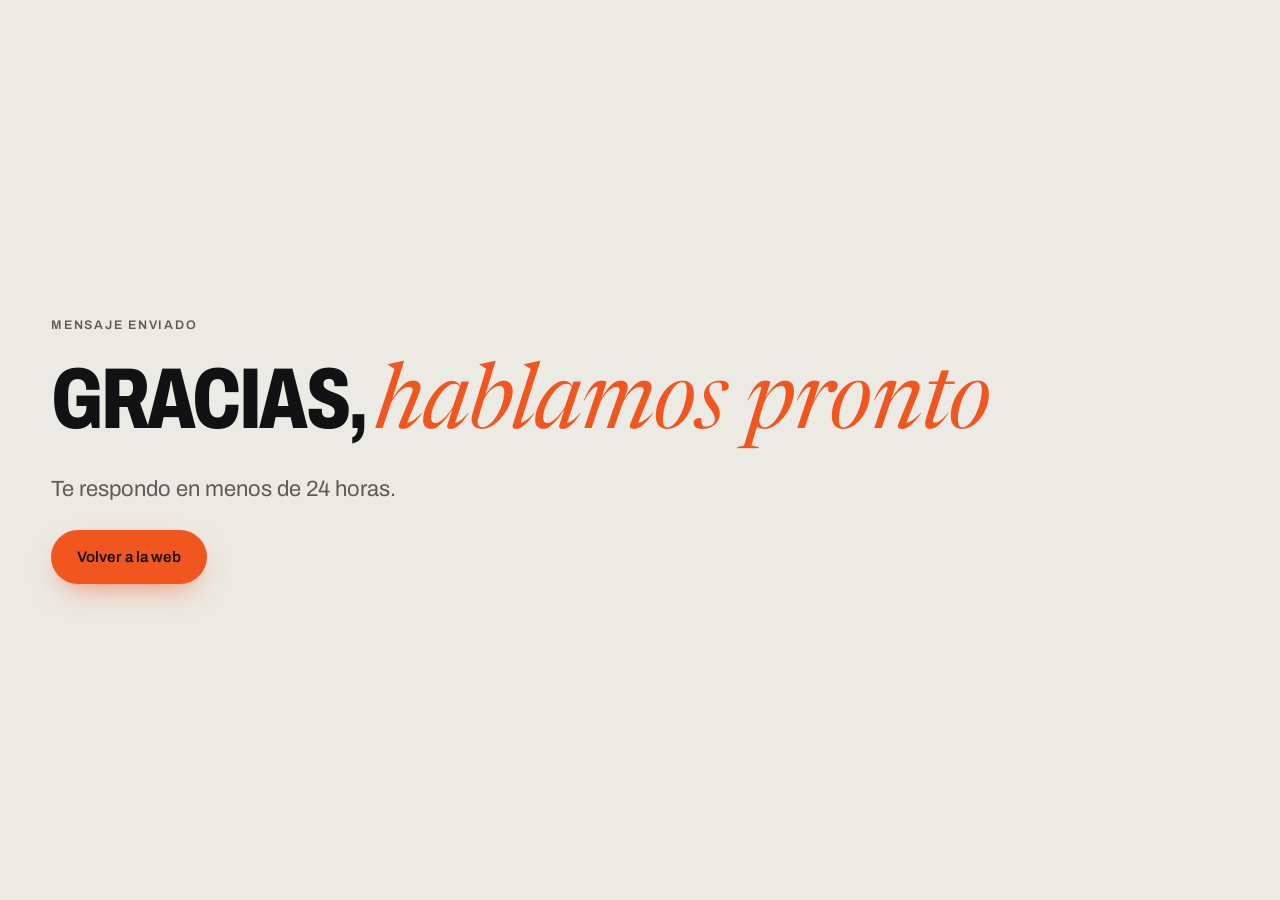
<file: gracias.html>
<!doctype html>
<html lang="es">
<head>
  <meta charset="utf-8">
  <meta name="viewport" content="width=device-width, initial-scale=1, viewport-fit=cover">
  <title>Mensaje enviado · rgdevstudio</title>
  <meta name="robots" content="noindex">
  <link rel="icon" href="/favicon.svg" type="image/svg+xml">
  <link rel="preconnect" href="https://fonts.googleapis.com">
  <link rel="preconnect" href="https://fonts.gstatic.com" crossorigin>
  <link rel="stylesheet" href="https://fonts.googleapis.com/css2?family=Archivo:wdth,wght@62..125,300..900&family=Newsreader:ital,opsz,wght@1,6..72,400&display=swap">
  <link rel="stylesheet" href="/css/styles.css">
  <style>.thanks{min-height:100svh;display:grid;align-content:center;gap:24px;justify-items:start;padding-block:64px}</style>
</head>
<body>
  <main class="thanks container">
    <p class="kicker">Mensaje enviado</p>
    <h1 class="title">Gracias, <em>hablamos pronto</em></h1>
    <p class="lead">Te respondo en menos de 24 horas.</p>
    <a class="btn btn--accent" href="/">Volver a la web</a>
  </main>
</body>
</html>
</file>
<file: css/styles.css>
/* =========================================================
   rgdevstudio · propuesta 3 "Producto"
   Concepto: la web del cliente es el producto. Un móvil en 3D
   (CSS puro) flota sobre un titular gigante y viaja por la página.
   Piedra cálida, tinta y azul cobalto.
   ========================================================= */

:root {
  /* Color */
  --bg: #ECEAE4;
  --bg-2: #E3E0D8;
  --ink: #121214;
  --muted: #5E5C57;
  --line: rgba(18, 18, 20, 0.14);
  --accent: #F0561D;
  --accent-text: #B8410E;     /* naranja oscuro para texto pequeño sobre fondo claro (AA) */
  --accent-light: #FF7A45;    /* naranja para fondos oscuros */
  --on-accent: #121214;       /* texto sobre naranja: tinta, no blanco (contraste AA) */
  --on-ink: #ECEAE4;
  --on-ink-muted: #A3A19B;

  /* Tipo */
  --sans: "Archivo", "Helvetica Neue", Arial, system-ui, sans-serif;
  --serif: "Newsreader", Georgia, "Times New Roman", serif;

  --fs-body: 1.0625rem;
  --fs-lead: clamp(1.125rem, 1rem + 0.6vw, 1.375rem);
  --fs-title: clamp(2.6rem, 1.4rem + 5vw, 6.5rem);

  /* Espacio */
  --gutter: clamp(20px, 4vw, 56px);
  --section: clamp(5.5rem, 4rem + 7vw, 10rem);
  --header-h: 72px;
  --ease: cubic-bezier(0.22, 1, 0.36, 1);

  color-scheme: light;
}

/* ---------- Base ---------- */
*, *::before, *::after { box-sizing: border-box; }
html { -webkit-text-size-adjust: 100%; scroll-behavior: smooth; scroll-padding-top: var(--header-h); }
body {
  margin: 0; background: var(--bg); color: var(--ink);
  font-family: var(--sans); font-size: var(--fs-body); line-height: 1.6;
  font-variation-settings: "wdth" 100;
  -webkit-font-smoothing: antialiased;
}
img, svg { display: block; max-width: 100%; }
h1, h2, h3, p, figure, dl, dd, ul, ol { margin: 0; }
ul, ol { padding: 0; list-style: none; }
a { color: inherit; text-decoration: none; }
button { font: inherit; color: inherit; background: none; border: 0; padding: 0; cursor: pointer; }
em { font-family: var(--serif); font-style: italic; font-weight: 400; font-variation-settings: normal; letter-spacing: -0.01em; }
::selection { background: var(--accent); color: var(--on-accent); }
:focus-visible { outline: 2px solid var(--accent); outline-offset: 4px; border-radius: 4px; }

.sr-only { position: absolute !important; width: 1px; height: 1px; overflow: hidden; clip: rect(0 0 0 0); clip-path: inset(50%); white-space: nowrap; }
.skip-link {
  position: fixed; left: max(16px, env(safe-area-inset-left, 0px)); top: calc(12px + env(safe-area-inset-top, 0px)); z-index: 300;
  background: var(--ink); color: var(--on-ink); padding: 10px 16px; border-radius: 999px;
  transform: translateY(-200%); transition: transform .3s var(--ease);
}
.skip-link:focus { transform: none; }

.container {
  width: 100%; max-width: 1360px; margin-inline: auto;
  padding-left: max(var(--gutter), env(safe-area-inset-left, 0px));
  padding-right: max(var(--gutter), env(safe-area-inset-right, 0px));
}

.kicker { font-size: 0.78rem; font-weight: 600; letter-spacing: 0.14em; text-transform: uppercase; color: var(--muted); }
.title {
  font-size: var(--fs-title); font-weight: 800; line-height: 0.92; letter-spacing: -0.03em;
  font-variation-settings: "wdth" 72; text-transform: uppercase; text-wrap: balance;
}
.title em { text-transform: none; font-size: 1.05em; color: var(--accent); }
.lead { font-size: var(--fs-lead); color: var(--muted); max-width: 36ch; line-height: 1.5; }

/* Reveal al hacer scroll (solo con JS; sin JS todo está visible) */
.js [data-reveal] { opacity: 0; transform: translateY(28px); transition: opacity .9s var(--ease), transform .9s var(--ease); }
.js [data-reveal].is-in { opacity: 1; transform: none; }

/* ---------- Botones ---------- */
.btn {
  display: inline-flex; align-items: center; justify-content: center; gap: 10px;
  height: 54px; padding: 0 26px; border-radius: 999px;
  font-size: 0.95rem; font-weight: 600; white-space: nowrap;
  transition: transform .4s var(--ease), background-color .3s, color .3s, box-shadow .3s;
}
.btn:hover { transform: translateY(-2px); }
.btn:active { transform: translateY(0) scale(.98); }
.btn--sm { height: 42px; padding: 0 20px; font-size: 0.875rem; }
.btn--ink { background: var(--ink); color: var(--on-ink); }
.btn--ink:hover { background: var(--accent); color: var(--on-accent); }
.btn--accent { background: var(--accent); color: var(--on-accent); box-shadow: 0 12px 30px -12px rgba(240,86,29,.7); }
.btn--accent:hover { background: var(--ink); color: var(--on-ink); box-shadow: 0 14px 30px -14px rgba(0,0,0,.6); }
.btn--line { box-shadow: inset 0 0 0 1.5px var(--ink); }
.btn--line:hover { background: var(--ink); color: var(--on-ink); }
.btn--line-light { color: var(--on-ink); box-shadow: inset 0 0 0 1.5px rgba(236,234,228,.4); }
.btn--line-light:hover { background: var(--on-ink); color: var(--ink); }

/* ---------- Header ---------- */
body::before { content: ""; position: fixed; inset: 0 0 auto; height: env(safe-area-inset-top, 0px); z-index: 120; background: var(--bg); }
.site-header { position: fixed; top: 0; left: 0; right: 0; z-index: 100; padding-top: env(safe-area-inset-top, 0px); transition: transform .5s var(--ease); }
.site-header::before {
  content: ""; position: absolute; inset: 0; z-index: -1;
  background: rgba(236, 234, 228, 0.78);
  -webkit-backdrop-filter: blur(14px) saturate(150%); backdrop-filter: blur(14px) saturate(150%);
  border-bottom: 1px solid var(--line); opacity: 0; transition: opacity .4s;
}
.site-header.is-scrolled::before { opacity: 1; }
.site-header.is-hidden { transform: translateY(-100%); }
.site-header.on-dark { color: var(--on-ink); }
.site-header.on-dark::before { background: rgba(18,18,20,.72); border-bottom-color: rgba(236,234,228,.1); }
.site-header.on-dark .btn--ink { background: var(--on-ink); color: var(--ink); }
.site-header.on-dark .logo span { color: var(--accent-light); }
.header-inner {
  max-width: 1360px; margin-inline: auto; height: var(--header-h);
  padding-left: max(var(--gutter), env(safe-area-inset-left, 0px));
  padding-right: max(var(--gutter), env(safe-area-inset-right, 0px));
  display: flex; align-items: center; justify-content: space-between; gap: 24px;
}
.logo { font-weight: 800; font-size: 1.125rem; letter-spacing: -0.02em; font-variation-settings: "wdth" 85; }
.logo span { color: var(--accent-text); }
.nav ul { display: flex; gap: clamp(16px, 2.4vw, 34px); }
.nav a { position: relative; font-size: 0.9rem; font-weight: 500; padding-block: 6px; }
.nav a::after { content: ""; position: absolute; left: 0; right: 0; bottom: 0; height: 1.5px; background: currentColor; transform: scaleX(0); transform-origin: right; transition: transform .45s var(--ease); }
.nav a:hover::after { transform: scaleX(1); transform-origin: left; }
@media (max-width: 900px) { .nav { display: none; } }

/* ---------- Escena 3D ---------- */
.stage {
  position: absolute; left: 0; right: 0; top: 0; height: 100svh;
  z-index: 40; pointer-events: none; overflow: hidden;
  perspective: 1800px; perspective-origin: 50% 45%;
}
.tour .stage { position: fixed; height: auto; bottom: 0; }

.phone {
  --d: 26px;                /* grosor */
  --r: 50px;                /* radio de las esquinas */
  position: absolute; left: 50%; top: 50%;
  width: 300px; height: 620px; margin: -310px 0 0 -150px;
  transform-style: preserve-3d; will-change: transform;
  transform: translateY(-2vh) scale(.82) rotateZ(4deg) rotateX(8deg) rotateY(-20deg);
}
@media (max-width: 900px) { .phone { transform: translateY(-6vh) scale(.56) rotateZ(4deg) rotateX(8deg) rotateY(-20deg); } }

/* Canto: 12 capas apiladas dan grosor con esquinas redondeadas */
.phone-body, .phone-body i { position: absolute; inset: 0; transform-style: preserve-3d; }
.phone-body i {
  border-radius: var(--r);
  background: linear-gradient(90deg, #1E1F26 0%, #4B4E5A 18%, #2A2C34 50%, #4B4E5A 82%, #1E1F26 100%);
  transform: translateZ(calc(var(--d) / -2 + var(--i) * var(--d) / 11));
}
.phone-body i:nth-child(1), .phone-body i:nth-child(12) { background: linear-gradient(90deg, #2F313A, #6A6D7A 50%, #2F313A); }

.phone-front, .phone-back {
  position: absolute; inset: 0; border-radius: var(--r);
  backface-visibility: hidden; -webkit-backface-visibility: hidden;
}
.phone-front { transform: translateZ(calc(var(--d) / 2 + 0.6px)); background: #08080A; box-shadow: inset 0 0 0 1.5px #3A3C45; }
.phone-back {
  transform: rotateY(180deg) translateZ(calc(var(--d) / 2 + 0.6px));
  background:
    radial-gradient(120% 70% at 30% 10%, rgba(255,255,255,.22), transparent 55%),
    linear-gradient(160deg, #FF7A3D 0%, #F0561D 45%, #B8360A 100%);
  box-shadow: inset 0 0 0 1.5px rgba(255,255,255,.18);
  overflow: hidden;
}
.camera {
  position: absolute; left: 20px; top: 20px; width: 118px; height: 118px; border-radius: 34px;
  background: linear-gradient(145deg, rgba(255,255,255,.22), rgba(0,0,0,.18)); box-shadow: inset 0 0 0 1px rgba(255,255,255,.25), 0 6px 14px rgba(0,0,0,.25);
}
.camera i { position: absolute; width: 44px; height: 44px; border-radius: 50%; background: radial-gradient(circle at 40% 35%, #4A4F6A 0 12%, #0B0C12 30% 62%, #2C2F3E 64% 100%); box-shadow: 0 0 0 3px rgba(20,22,40,.65); }
.camera i:nth-child(1) { left: 10px; top: 10px; }
.camera i:nth-child(2) { left: 10px; top: 64px; }
.camera i:nth-child(3) { left: 64px; top: 37px; }
.camera b { position: absolute; right: 14px; top: 14px; width: 12px; height: 12px; border-radius: 50%; background: #FFF4D6; opacity: .8; }
.back-mono { position: absolute; left: 0; right: 0; top: 44%; text-align: center; font-family: var(--serif); font-style: italic; font-size: 92px; line-height: 1; color: rgba(255,255,255,.88); text-shadow: 0 1px 0 rgba(255,255,255,.3), 0 -1px 0 rgba(0,0,0,.2); }
.back-text { position: absolute; left: 0; right: 0; bottom: 42px; text-align: center; font-size: 11px; font-weight: 600; letter-spacing: .34em; text-transform: uppercase; color: rgba(255,255,255,.6); }

.phone-screen { position: absolute; inset: 11px; border-radius: 40px; overflow: hidden; background: #000; }
.island { position: absolute; left: 50%; top: 21px; width: 92px; height: 26px; margin-left: -46px; border-radius: 20px; background: #000; z-index: 3; }
.gloss {
  position: absolute; inset: 0; border-radius: var(--r); pointer-events: none; z-index: 4;
  background: linear-gradient(115deg, transparent 30%, rgba(255,255,255,.14) 42%, rgba(255,255,255,.04) 50%, transparent 58%);
  background-size: 260% 100%; background-position: calc(var(--g, .5) * 100%) 0;
}

.phone .screen { position: absolute; inset: 0; opacity: 0; transition: opacity .25s; }
.phone .screen.is-on, :root:not(.js) .phone .screen--chat { opacity: 1; }

.phone-shadow {
  position: absolute; left: 50%; top: 50%; width: 280px; height: 46px; margin: -23px 0 0 -140px;
  border-radius: 50%; background: radial-gradient(closest-side, rgba(18,18,20,.32), rgba(18,18,20,0));
  will-change: transform, opacity; opacity: 0;
}
.tour .phone-shadow { opacity: 1; }

/* Halo de luz cobalto detrás del móvil (Servicios y Contacto) */
.phone-glow {
  position: absolute; left: 50%; top: 50%; width: 760px; height: 760px; margin: -380px 0 0 -380px;
  border-radius: 50%; pointer-events: none; opacity: 0; will-change: transform, opacity;
  background:
    radial-gradient(closest-side, rgba(240,86,29,.5), rgba(240,86,29,.16) 45%, rgba(240,86,29,0) 72%);
}
.phone-glow::before, .phone-glow::after {
  content: ""; position: absolute; inset: 12%; border-radius: 50%;
  border: 1px solid rgba(240,86,29,.4); animation: halo 4s linear infinite;
}
.phone-glow::after { animation-delay: -2s; }
@keyframes halo { 0% { transform: scale(.55); opacity: 0; } 30% { opacity: 1; } 100% { transform: scale(1.15); opacity: 0; } }

/* Arrastrar para girar (solo en el hero) */
.stage.is-interactive .phone { pointer-events: auto; cursor: grab; touch-action: pan-y; }
.stage.is-interactive .phone.is-dragging { cursor: grabbing; }

/* ---------- Pantallas (diseñadas a 278 x 598 px) ---------- */
.screen { width: 278px; height: 598px; overflow: hidden; font-family: var(--sans); font-size: 12px; line-height: 1.35; font-variation-settings: "wdth" 100; }
.screen-scroll { will-change: transform; transform: translate3d(0, calc(var(--s, 0) * -1px), 0); }
.sb { display: flex; justify-content: space-between; align-items: center; height: 46px; padding: 14px 26px 0 30px; font-size: 13px; font-weight: 600; }
.sb-icons { display: flex; gap: 4px; align-items: center; }
.sb-icons i { display: block; width: 14px; height: 9px; border-radius: 2px; background: currentColor; opacity: .85; }
.sb-icons i:nth-child(1) { width: 12px; clip-path: polygon(0 100%, 100% 0, 100% 100%); border-radius: 0; }
.sb-icons i:nth-child(3) { width: 20px; border-radius: 3px; }
.sb--dark { color: #F1E3CF; }

/* Le Petit Fleur */
.screen--flor { background: #F7DDE1; color: #3A1E26; }
.fl-nav { display: flex; justify-content: space-between; align-items: center; padding: 8px 18px 10px; }
.fl-nav b { font-family: Georgia, "Times New Roman", serif; font-style: italic; font-weight: 400; font-size: 20px; }
.burger { display: grid; gap: 4px; }
.burger i { display: block; width: 18px; height: 1.5px; background: currentColor; }
.fl-hero { margin: 4px 12px 0; padding: 16px 16px 20px; border-radius: 22px; background: #FBEDEF; display: grid; justify-items: center; text-align: center; gap: 10px; }
.fl-tulips { width: 150px; height: 150px; }
.fl-h { font-family: Georgia, "Times New Roman", serif; font-size: 25px; line-height: 1.08; letter-spacing: -0.01em; }
.fl-btn { background: #E2486B; color: #fff; font-weight: 600; padding: 10px 20px; border-radius: 999px; }
.fl-sec { padding: 22px 18px 10px; font-family: Georgia, serif; font-size: 18px; }
.fl-grid { display: grid; grid-template-columns: 1fr 1fr; gap: 12px; padding: 0 14px; }
.fl-prod { display: grid; gap: 4px; }
.fl-prod i { display: block; aspect-ratio: 1; border-radius: 14px; background: radial-gradient(circle at 50% 40%, var(--c1), var(--c2)); }
.fl-prod b { font-weight: 600; }
.fl-prod em { font-family: var(--sans); font-style: normal; color: #B4405C; font-weight: 600; }
.fl-foot { margin: 22px 0 0; padding: 22px 18px 40px; background: #3A1E26; color: #F7DDE1; display: grid; gap: 4px; }
.fl-foot b { font-family: Georgia, serif; font-style: italic; font-weight: 400; font-size: 18px; }

/* Molí Café */
.screen--cafe { background: #24150F; color: #F1E3CF; }
.mc-top { padding: 10px 20px 0; display: grid; gap: 4px; }
.mc-top b { font-family: var(--sans); font-weight: 800; font-size: 92px; line-height: .85; letter-spacing: -0.05em; font-variation-settings: "wdth" 70; }
.mc-top span { color: #D9A066; font-size: 12px; letter-spacing: .04em; }
.mc-cup { width: 200px; margin: 18px auto 6px; }
.mc-btn { display: block; margin: 6px 20px 0; text-align: center; background: #D9A066; color: #24150F; font-weight: 700; padding: 12px; border-radius: 999px; }
.mc-sec { padding: 26px 20px 10px; font-size: 11px; font-weight: 700; letter-spacing: .18em; text-transform: uppercase; color: #D9A066; }
.mc-menu { display: grid; gap: 10px; padding: 0 20px; font-size: 14px; }
.mc-menu li { display: flex; align-items: baseline; gap: 8px; }
.mc-menu s { flex: 1; border-bottom: 1.5px dotted rgba(241,227,207,.3); text-decoration: none; }
.mc-menu em { font-family: var(--sans); font-style: normal; color: #D9A066; }
.mc-hours { display: grid; gap: 6px; padding: 0 20px; font-size: 13px; }
.mc-hours li { display: flex; justify-content: space-between; }
.mc-map { margin: 20px 20px 40px; height: 130px; border-radius: 16px; position: relative; overflow: hidden;
  background: repeating-linear-gradient(30deg, rgba(241,227,207,.07) 0 2px, transparent 2px 26px), repeating-linear-gradient(-60deg, rgba(241,227,207,.07) 0 2px, transparent 2px 34px), #33211A; }
.mc-map i { position: absolute; left: 50%; top: 42%; width: 22px; height: 22px; margin: -11px; border-radius: 50% 50% 50% 0; transform: rotate(-45deg); background: #D9A066; }

/* Atelier Nou */
.screen--moda { background: #ECE8E1; color: #141414; }
.mn-nav { display: flex; justify-content: space-between; align-items: center; padding: 8px 18px 12px; font-size: 11px; letter-spacing: .1em; text-transform: uppercase; }
.mn-nav b { font-weight: 800; font-size: 15px; letter-spacing: .32em; }
.mn-hero { position: relative; margin: 0 12px; height: 300px; border-radius: 4px; overflow: hidden; background: linear-gradient(180deg, #CFC5B6, #B8AA95); }
.mn-hero i { position: absolute; left: 24%; right: 24%; top: 16%; bottom: 0; border-radius: 999px 999px 0 0; background: linear-gradient(180deg, #2A2825, #121110); }
.mn-hero p { position: absolute; left: 16px; bottom: 14px; color: #fff; font-family: Georgia, serif; font-size: 24px; font-style: italic; text-shadow: 0 1px 8px rgba(0,0,0,.3); }
.mn-sec { padding: 20px 18px 10px; font-size: 11px; font-weight: 700; letter-spacing: .2em; text-transform: uppercase; }
.mn-grid { display: grid; grid-template-columns: 1fr 1fr; gap: 14px 10px; padding: 0 12px; }
.mn-item { display: grid; gap: 3px; }
.mn-item i { display: block; height: 150px; border-radius: 2px; background: linear-gradient(170deg, var(--c1), var(--c2)); }
.mn-item em { font-family: var(--sans); font-style: normal; opacity: .65; }
.mn-btn { display: block; margin: 20px 12px 40px; text-align: center; background: #141414; color: #ECE8E1; padding: 13px; font-size: 11px; font-weight: 700; letter-spacing: .2em; text-transform: uppercase; }

/* Hero: la web se monta sola (boceto → diseño, en bucle) */
.screen--build { background: #fff; color: #121214; position: relative; }
.screen--build .screen-scroll { position: relative; height: 598px; }
.bd-tag { position: absolute; top: 66px; right: 24px; font-size: 10px; font-weight: 600; letter-spacing: .08em; color: var(--accent-text); animation: bd-tag 6s infinite; }
@keyframes bd-tag { 0%, 25% { opacity: 1; } 32%, 100% { opacity: 0; } }
.bd-blk { position: absolute; left: 14px; right: 14px; border-radius: 16px; border: 1.5px dashed rgba(240,86,29,.55); opacity: 0; animation: bd-fill 6s cubic-bezier(.22,1,.36,1) infinite; animation-delay: var(--d); }
.bd-b1 { top: 60px; height: 26px; right: 150px; border-radius: 7px; --fill: #121214; --d: 0s; }
.bd-b2 { top: 100px; height: 196px; --fill: linear-gradient(160deg, #FF8A52, #F0561D 60%, #C8410C); --d: .25s; }
.bd-b3 { top: 310px; height: 86px; right: 145px; --fill: #F1F0EC; --d: .5s; }
.bd-b4 { top: 310px; height: 86px; left: 145px; --fill: #F1F0EC; --d: .65s; }
.bd-b5 { top: 410px; height: 128px; --fill: #121214; --d: .85s; }
@keyframes bd-fill {
  0% { opacity: 0; transform: translateY(12px); }
  8% { opacity: 1; transform: none; background: transparent; border-color: rgba(240,86,29,.55); }
  30%, 88% { opacity: 1; transform: none; background: var(--fill); border-color: transparent; }
  100% { opacity: 0; }
}
.bd-txt { position: absolute; left: 32px; right: 32px; color: #fff; opacity: 0; animation: bd-txt 6s infinite; animation-delay: 1.4s; }
.bd-t1 { top: 130px; font-size: 26px; font-weight: 800; line-height: 1.02; letter-spacing: -0.03em; }
.bd-t2 { top: 248px; right: auto; background: #fff; color: #121214; font-weight: 700; padding: 8px 16px; border-radius: 999px; }
.bd-t3 { top: 436px; font-size: 19px; font-weight: 800; }
.bd-t4 { top: 480px; display: flex; gap: 6px; }
.bd-t4 span { background: rgba(255,255,255,.14); padding: 7px 13px; border-radius: 999px; font-weight: 600; }
@keyframes bd-txt { 0%, 4% { opacity: 0; transform: translateY(6px); } 14%, 82% { opacity: 1; transform: none; } 92%, 100% { opacity: 0; } }

/* Trabajos · Le Petit Fleur: portada animada (tulipanes que se dibujan y florecen) */
.screen--fcover { color: #3A1E26; background: radial-gradient(80% 50% at 50% 30%, #FCEEF0, #F4CFD6 70%, #EDBCC6); }
.screen--fcover .screen-scroll { height: 598px; display: grid; justify-items: center; align-content: start; text-align: center; }
.fc-label { margin-top: 26px; font-size: 10px; font-weight: 700; letter-spacing: .2em; text-transform: uppercase; color: rgba(58,30,38,.6); }
.fc-tulips { width: 200px; height: 230px; margin-top: 28px; overflow: visible; }
.fc-stems path { stroke-dasharray: 1; stroke-dashoffset: 1; animation: fc-draw 8s cubic-bezier(.65,0,.35,1) infinite; }
.fc-stems path:nth-child(2) { animation-delay: .15s; }
.fc-stems path:nth-child(3) { animation-delay: .3s; }
.fc-stems path:nth-child(4) { animation-delay: .5s; }
.fc-flowers path { fill-opacity: 0; stroke-dasharray: 1; stroke-dashoffset: 1; transform-box: fill-box; transform-origin: 50% 100%; animation: fc-draw 8s cubic-bezier(.65,0,.35,1) infinite, fc-bloom 8s cubic-bezier(.22,1,.36,1) infinite; }
.fc-f1 { fill: #E2486B; stroke: #E2486B; animation-delay: .9s, .9s !important; }
.fc-f2 { fill: #F2B33D; stroke: #E8A21F; animation-delay: 1.1s, 1.1s !important; }
.fc-f3 { fill: #9A5BC9; stroke: #9A5BC9; animation-delay: 1.3s, 1.3s !important; }
@keyframes fc-draw { 0% { stroke-dashoffset: 1; } 22%, 88% { stroke-dashoffset: 0; } 100% { stroke-dashoffset: 0; opacity: 0; } }
@keyframes fc-bloom {
  0%, 16% { fill-opacity: 0; transform: scale(.82); }
  28% { fill-opacity: 1; transform: scale(1.06); }
  34%, 60% { fill-opacity: 1; transform: scale(1) rotate(0deg); }
  72% { transform: scale(1) rotate(-2.5deg); }
  84% { fill-opacity: 1; transform: scale(1) rotate(1.5deg); }
  100% { fill-opacity: 0; transform: scale(1); }
}
.fc-name, .fc-place, .fc-btn { opacity: 0; animation: fc-in 8s cubic-bezier(.22,1,.36,1) infinite; }
.fc-name { margin-top: 26px; font-family: Georgia, "Times New Roman", serif; font-style: italic; font-size: 38px; line-height: 1; letter-spacing: -0.01em; animation-delay: 1.9s; }
.fc-place { margin-top: 10px; font-size: 12px; color: rgba(58,30,38,.7); animation-delay: 2.1s; }
.fc-btn { margin-top: 30px; display: inline-flex; gap: 8px; align-items: center; padding: 11px 20px; border-radius: 999px; background: #3A1E26; color: #FCEEF0; font-weight: 700; animation-delay: 2.3s; }
@keyframes fc-in { 0% { opacity: 0; transform: translateY(12px); } 10%, 78% { opacity: 1; transform: none; } 90%, 100% { opacity: 0; } }

/* Servicios: landing */
.screen--landing { background: #FFFFFF; color: #121214; }
.sv-nav { display: flex; justify-content: space-between; align-items: center; padding: 8px 18px 12px; }
.sv-nav b { font-weight: 800; font-size: 16px; letter-spacing: -0.02em; }
.sv-hero { margin: 0 12px; padding: 24px 18px; border-radius: 20px; background: linear-gradient(160deg, #FF7A3D, #C8410C); color: #fff; display: grid; gap: 12px; justify-items: start; }
.sv-eyebrow { font-size: 10px; font-weight: 600; letter-spacing: .12em; text-transform: uppercase; opacity: .75; }
.sv-h { font-size: 26px; font-weight: 800; line-height: 1.02; letter-spacing: -0.03em; }
.sv-btn { background: #fff; color: #121214; font-weight: 700; padding: 10px 18px; border-radius: 999px; }
.sv-cards { display: grid; grid-template-columns: 1fr 1fr; gap: 10px; padding: 14px 12px 0; }
.sv-cards span { display: grid; gap: 6px; padding: 14px; border-radius: 16px; background: #F1F0EC; }
.sv-cards i { display: block; height: 6px; border-radius: 3px; background: #D8D6CF; }
.sv-cards i + i { width: 60%; }
.sv-quote { margin: 14px 12px 0; padding: 16px; border-radius: 16px; background: #F1F0EC; font-family: Georgia, serif; font-style: italic; font-size: 15px; }
.sv-cta { margin: 14px 12px 40px; padding: 18px; border-radius: 16px; background: #121214; color: #fff; display: flex; flex-wrap: wrap; gap: 8px; align-items: center; }
.sv-cta b { width: 100%; font-size: 18px; }
.sv-cta span { padding: 8px 14px; border-radius: 999px; background: rgba(255,255,255,.12); font-weight: 600; }

/* Servicios: tienda (cesta y pago) */
.screen--shop { background: #F7F6F3; color: #121214; }
.sh-head { display: flex; align-items: center; justify-content: space-between; padding: 8px 18px 14px; }
.sh-head b { font-size: 17px; font-weight: 800; }
.sh-back { font-size: 22px; line-height: 1; }
.sh-count { width: 24px; height: 24px; border-radius: 50%; display: grid; place-items: center; background: var(--accent); color: var(--on-accent); font-weight: 700; font-size: 11px; }
.sh-item { display: grid; grid-template-columns: 64px 1fr auto; gap: 12px; align-items: center; margin: 0 12px 10px; padding: 10px; border-radius: 16px; background: #fff; }
.sh-item i { display: block; width: 64px; height: 64px; border-radius: 12px; background: radial-gradient(circle at 50% 40%, var(--c1), var(--c2)); }
.sh-item span { display: grid; }
.sh-item small { color: #2E9E5B; }
.sh-item em { font-family: var(--sans); font-style: normal; font-weight: 700; }
.sh-sum { display: flex; justify-content: space-between; padding: 10px 22px; font-size: 13px; }
.sh-sum--total { font-size: 18px; border-top: 1px solid rgba(0,0,0,.08); margin: 4px 12px 0; padding: 14px 10px; }
.sh-pay { margin: 12px 12px 0; display: grid; gap: 8px; text-align: center; }
.sh-pay-btn { display: block; padding: 15px; border-radius: 999px; background: #121214; color: #fff; font-weight: 700; font-size: 14px; }
.sh-pay p { color: #8A8880; font-size: 11px; }
.sh-toast { display: flex; align-items: center; gap: 10px; margin: 26px 12px 40px; padding: 12px 14px; border-radius: 14px; background: #E7F6EC; color: #1E7A43; font-weight: 700; }
.sh-toast i { width: 18px; height: 18px; border-radius: 50%; background: #2E9E5B; }
.phone .screen--shop.is-on .sh-toast { animation: toast 2.6s var(--ease) infinite; }
@keyframes toast { 0%, 15% { opacity: 0; transform: translateY(10px); } 30%, 85% { opacity: 1; transform: none; } 100% { opacity: 0; } }

/* Servicios: mantenimiento (panel de estado) */
.screen--care { background: #15110F; color: #F2ECE6; }
.sb--light { color: #E9EAF6; }
.ca-head { display: grid; gap: 2px; padding: 10px 20px 0; }
.ca-head small { color: #8C90B8; font-size: 11px; letter-spacing: .1em; text-transform: uppercase; }
.ca-head b { font-size: 24px; font-weight: 800; letter-spacing: -0.02em; }
.ca-ring { position: relative; width: 170px; height: 170px; margin: 18px auto 10px; }
.ca-ring svg { width: 100%; height: 100%; transform: rotate(-90deg); }
.ca-ring circle { fill: none; stroke: rgba(255,122,69,.15); stroke-width: 9; }
.ca-ring .ca-arc { stroke: var(--accent-light); stroke-linecap: round; stroke-dasharray: 314; stroke-dashoffset: 6; }
.phone .screen--care.is-on .ca-arc { animation: arc 1.6s var(--ease) both; }
@keyframes arc { from { stroke-dashoffset: 314; } }
.ca-ring span { position: absolute; inset: 0; display: grid; place-content: center; text-align: center; }
.ca-ring b { font-size: 26px; font-weight: 800; }
.ca-ring small { color: #8C90B8; }
.ca-stats { display: grid; grid-template-columns: 1fr 1fr; gap: 10px; padding: 0 14px; }
.ca-stats span { display: grid; padding: 12px 14px; border-radius: 14px; background: rgba(255,122,69,.1); }
.ca-stats small { color: #8C90B8; font-size: 11px; }
.ca-stats b { font-size: 18px; }
.ca-log { display: grid; gap: 8px; padding: 14px 14px 40px; }
.ca-log li { display: flex; align-items: center; gap: 10px; padding: 10px 12px; border-radius: 14px; background: rgba(255,255,255,.04); }
.ca-log i { width: 10px; height: 10px; border-radius: 50%; background: #3DDC84; box-shadow: 0 0 10px #3DDC84; flex: none; }
.ca-log span { display: grid; }
.ca-log small { color: #8C90B8; font-size: 11px; }

/* Chat */
.screen--chat { background: #F4F2EE; color: #121214; }
.screen--chat .sb { color: #121214; background: #fff; }
.chat-head { display: flex; align-items: center; gap: 10px; padding: 8px 16px 12px; background: #fff; border-bottom: 1px solid rgba(0,0,0,.06); }
.chat-avatar { width: 36px; height: 36px; border-radius: 50%; display: grid; place-items: center; background: var(--accent); color: var(--on-accent); font-family: var(--serif); font-style: italic; font-size: 18px; }
.chat-who { display: grid; line-height: 1.2; }
.chat-who b { font-size: 14px; }
.chat-who small { color: #2E9E5B; font-size: 11px; }
.chat-body { display: grid; gap: 8px; padding: 14px 14px 0; align-content: start; min-height: 430px; }
.chat-day { justify-self: center; font-size: 10px; letter-spacing: .1em; text-transform: uppercase; color: #8A8880; background: rgba(0,0,0,.05); padding: 4px 10px; border-radius: 999px; }
.bubble { max-width: 82%; padding: 9px 12px; border-radius: 16px; font-size: 13px; line-height: 1.35; }
.bubble--me { justify-self: end; background: var(--accent); color: var(--on-accent); border-bottom-right-radius: 4px; }
.bubble--them { justify-self: start; background: #fff; border-bottom-left-radius: 4px; box-shadow: 0 1px 2px rgba(0,0,0,.06); }
.typing { justify-self: start; display: flex; gap: 4px; padding: 12px 14px; background: #fff; border-radius: 16px; border-bottom-left-radius: 4px; }
.typing i { width: 6px; height: 6px; border-radius: 50%; background: #A3A19B; animation: dot 1s infinite; }
.typing i:nth-child(2) { animation-delay: .15s; }
.typing i:nth-child(3) { animation-delay: .3s; }
@keyframes dot { 0%, 60%, 100% { transform: translateY(0); } 30% { transform: translateY(-4px); } }
.chat-input { display: flex; align-items: center; justify-content: space-between; margin: 12px 12px 0; padding: 10px 10px 10px 16px; background: #fff; border-radius: 999px; color: #A3A19B; font-size: 12px; }
.chat-input i { width: 28px; height: 28px; border-radius: 50%; background: var(--accent); }
/* Los mensajes aparecen uno a uno cuando se ve el contacto */
.tour .chat-body > .bubble, .tour .chat-body > .typing { opacity: 0; transform: translateY(10px) scale(.96); }
.tour .phone.is-chat-play .chat-body > .bubble, .tour .phone.is-chat-play .chat-body > .typing {
  animation: pop .5s var(--ease) forwards; animation-delay: calc(var(--d) * 0.9s + .3s);
}
.tour .phone.is-chat-play .chat-body > .typing { animation: pop .4s var(--ease) forwards, vanish .2s 2.8s forwards; animation-delay: 2.1s, 0s; }
@keyframes pop { to { opacity: 1; transform: none; } }
@keyframes vanish { to { opacity: 0; height: 0; padding: 0; margin: -8px 0 0; } }

/* ---------- Hero ---------- */
.hero {
  position: relative; min-height: max(100svh, 640px); overflow: hidden;
  display: grid; grid-template-rows: 1fr auto;
  padding-top: calc(var(--header-h) + env(safe-area-inset-top, 0px));
  background:
    radial-gradient(60% 50% at 50% 48%, #F6F4EF 0%, rgba(246,244,239,0) 70%),
    var(--bg);
}
.giant {
  position: absolute; left: 0; right: 0; top: 50%; transform: translateY(-58%);
  display: grid; justify-items: center; pointer-events: none; user-select: none;
  font-weight: 900; text-transform: uppercase; line-height: .8; letter-spacing: -0.04em;
  font-variation-settings: "wdth" 62;
  font-size: clamp(5rem, 19.5vw, 24rem);
  color: var(--ink);
}
.giant-row { display: block; white-space: nowrap; }
.giant-row--b { color: transparent; -webkit-text-stroke: 1.5px var(--ink); }
.giant .ch { display: inline-block; }
.js .giant .ch { transform: translateY(105%); opacity: 0; animation: rise 1.1s var(--ease) forwards; animation-delay: calc(var(--n) * 45ms + 150ms); }
.giant-row { overflow: hidden; padding-inline: 0.04em; }
@keyframes rise { to { transform: none; opacity: 1; } }

.hero-slot { position: absolute; left: 50%; top: 50%; width: 300px; height: min(64vh, 600px); transform: translate(-50%, -54%); pointer-events: none; }
.drag-hint {
  position: absolute; left: 50%; top: calc(50% + min(32vh, 300px) - 2vh); transform: translateX(-50%);
  display: none; align-items: center; gap: 8px; z-index: 41; pointer-events: none;
  font-size: 0.78rem; font-weight: 600; letter-spacing: .1em; text-transform: uppercase; color: var(--muted);
}
.drag-hint svg { width: 16px; height: 16px; fill: none; stroke: currentColor; stroke-width: 1.8; stroke-linecap: round; stroke-linejoin: round; }
.tour .drag-hint { display: inline-flex; transition: opacity .4s; }
.tour .drag-hint.is-gone { opacity: 0; }

.hero-foot { grid-row: 2; position: relative; z-index: 45; display: grid; gap: 28px; padding-bottom: clamp(28px, 4vw, 48px); pointer-events: none; }
.hero-foot a, .hero-foot h1 { pointer-events: auto; }
.hero-title { font-size: clamp(1.75rem, 1.1rem + 2.2vw, 3rem); font-weight: 700; line-height: 1.02; letter-spacing: -0.025em; max-width: 15ch; font-variation-settings: "wdth" 85; text-wrap: balance; }
.hero-title em { color: var(--accent); font-size: 1.08em; }
.hero-side { display: grid; gap: 20px; justify-items: start; }
.hero-sub { color: var(--muted); max-width: 34ch; }
.hero-ctas { display: flex; flex-wrap: wrap; gap: 10px; }
@media (min-width: 901px) {
  .hero-foot { grid-template-columns: 1fr 1fr; align-items: end; }
  .hero-side { justify-items: end; text-align: right; }
}
@media (max-width: 900px) {
  .hero { grid-template-rows: auto auto auto; min-height: 0; }
  .giant { position: relative; top: auto; transform: none; margin-top: 18px; font-size: 25vw; }
  .hero-slot { position: relative; left: auto; top: auto; transform: none; margin: -4vw auto 0; width: 180px; height: min(360px, 46svh); }
  .drag-hint { position: relative; left: auto; top: auto; transform: none; justify-self: center; margin: 18px 0 6px; }
  .hero-foot { grid-row: auto; padding-top: 18px; }
}

/* ---------- Trabajos ---------- */
.works { position: relative; padding-top: var(--section); }
.works-head { display: grid; gap: 20px; margin-bottom: clamp(32px, 5vw, 64px); }
.project { display: grid; gap: 32px; padding-block: clamp(48px, 6vw, 80px); border-top: 1px solid var(--line); }
.project-text { display: grid; gap: 18px; align-content: center; min-width: 0; }
.project-num { font-size: 0.8rem; font-weight: 600; letter-spacing: .14em; color: var(--muted); font-variant-numeric: tabular-nums; }
.project-name { font-size: clamp(2.4rem, 1.6rem + 3.4vw, 5rem); font-weight: 800; line-height: .92; letter-spacing: -0.03em; font-variation-settings: "wdth" 72; text-transform: uppercase; }
.project-tags { display: flex; flex-wrap: wrap; gap: 8px; }
.project-tags span { font-size: 0.78rem; font-weight: 600; padding: 6px 12px; border-radius: 999px; box-shadow: inset 0 0 0 1px var(--line); }
.project-tags .tag-concept { background: var(--ink); color: var(--on-ink); box-shadow: none; }
.project-case { display: grid; gap: 18px; margin-top: 6px; max-width: 54ch; }
.project-case dt { font-size: 0.78rem; font-weight: 700; letter-spacing: .12em; text-transform: uppercase; color: var(--accent-text); margin-bottom: 4px; }
.project-case dd { color: var(--muted); }

/* Móvil plano para cuando no hay recorrido 3D (móvil, sin JS o movimiento reducido) */
.project-visual { display: grid; place-items: center; min-width: 0; }
.mini-phone {
  position: relative; width: 278px; height: 598px; max-width: 100%;
  border-radius: 44px; overflow: hidden; background: #000;
  box-shadow: 0 0 0 10px #121214, 0 0 0 11.5px #3A3C45, 0 40px 80px -30px rgba(0,0,0,.45);
  transform: scale(.86); transform-origin: top center; margin-bottom: -84px;
}
.mini-phone .screen { position: absolute; inset: 0; }

@media (min-width: 901px) {
  .project { grid-template-columns: minmax(0, 1fr) minmax(0, 1fr); gap: 48px; min-height: 100svh; align-items: center; }
  .mini-phone { transform: none; margin-bottom: 0; }
}
/* En el recorrido 3D de escritorio el móvil flotante ocupa la columna derecha */
.tour-desk .project-visual .mini-phone { visibility: hidden; }

/* ---------- Servicios ---------- */
.section { padding-block: var(--section); position: relative; }
.section-head { display: grid; gap: 20px; margin-bottom: clamp(40px, 6vw, 80px); }
.services { background: var(--bg-2); }
.services-grid { display: grid; gap: 14px; }
@media (min-width: 900px) { .services-grid { grid-template-columns: repeat(3, minmax(0, 1fr)); } }
.service {
  display: grid; grid-template-rows: auto auto 1fr auto auto; gap: 14px;
  padding: clamp(26px, 3vw, 40px); border-radius: 28px; background: var(--bg);
  transition: transform .6s var(--ease), box-shadow .6s var(--ease);
}
.services-slot { display: none; }
/* Teléfono: ventana fija arriba donde aparece el móvil; cada tarjeta cabe
   entera en el hueco que queda debajo, así se lee sin que nada la tape */
@media (max-width: 900px) {
  .tour .services-slot {
    display: block; position: sticky; z-index: 2; top: calc(var(--header-h) + env(safe-area-inset-top, 0px));
    height: 34svh; margin-inline: calc(-1 * max(var(--gutter), env(safe-area-inset-left, 0px)));
    background: linear-gradient(var(--bg-2) 88%, rgba(227,224,216,0));
  }
  .tour .services-grid { gap: 22svh; padding-top: 4svh; padding-bottom: 18svh; }
  .tour .service { grid-template-rows: auto; gap: 10px; padding: 22px; }
  .tour .service-price { padding-top: 12px; }
  .tour .service.is-current { box-shadow: 0 24px 50px -30px rgba(18,18,20,.45); }
}
@media (min-width: 901px) {
  .tour-desk .services-grid { grid-template-columns: minmax(0, 1fr) minmax(0, 1fr); gap: 0 48px; }
  .tour-desk .services-slot { display: block; grid-column: 1; grid-row: 1 / span 3; }
  .tour-desk .service { grid-column: 2; margin-block: 14vh; transition: transform .6s var(--ease), box-shadow .6s var(--ease), opacity .6s var(--ease); }
  .tour-desk .service.is-current { box-shadow: 0 30px 70px -36px rgba(18,18,20,.45); transform: translateY(-4px); }
}
.js .service.is-in:hover { transform: translateY(-8px); box-shadow: 0 30px 60px -30px rgba(18,18,20,.35); }
.service-time { font-size: 0.78rem; font-weight: 600; letter-spacing: .12em; text-transform: uppercase; color: var(--muted); }
.service-name { font-size: clamp(2rem, 1.5rem + 1.6vw, 3rem); font-weight: 800; line-height: .95; letter-spacing: -0.02em; text-transform: uppercase; font-variation-settings: "wdth" 72; }
.service-desc { color: var(--muted); }
.service-price { font-size: 1.5rem; font-weight: 700; letter-spacing: -0.01em; padding-top: 18px; border-top: 1px solid var(--line); }
.service-price small { font-size: 0.875rem; font-weight: 500; color: var(--muted); }
.service-link { font-weight: 600; color: var(--accent-text); }
.service-link span { display: inline-block; transition: transform .4s var(--ease); }
.service-link:hover span { transform: translateX(5px); }
.service--feature { background: var(--accent); color: var(--on-accent); }
.service--feature .service-time, .service--feature .service-desc, .service--feature .service-price small { color: rgba(18,18,20,.72); }
.service--feature .service-price { border-top-color: rgba(18,18,20,.2); }
.service--feature .service-link { color: var(--on-accent); }

/* ---------- Proceso ---------- */
.process-track { position: relative; }
.process-line { position: absolute; left: 21px; top: 0; bottom: 0; width: 2px; background: var(--line); border-radius: 2px; overflow: hidden; }
.process-line i { position: absolute; inset: 0; background: var(--accent); transform-origin: top; transform: scaleY(var(--p, 1)); }
.steps { display: grid; gap: 40px; padding-left: 68px; }
.step { position: relative; display: grid; gap: 8px; }
.step-num {
  position: absolute; left: -68px; top: -4px; width: 44px; height: 44px; border-radius: 50%;
  display: grid; place-items: center; background: var(--bg); box-shadow: inset 0 0 0 2px var(--accent);
  font-weight: 700; color: var(--accent-text); transition: background-color .4s, color .4s;
}
.step.is-on .step-num { background: var(--accent); color: var(--on-accent); }
.step h3 { font-size: clamp(1.5rem, 1.2rem + 1vw, 2rem); font-weight: 800; line-height: 1.05; text-transform: uppercase; letter-spacing: -0.01em; font-variation-settings: "wdth" 75; }
.step p { color: var(--muted); max-width: 30ch; }
@media (min-width: 1000px) {
  .process-line { left: 0; right: 0; top: 21px; bottom: auto; width: auto; height: 2px; }
  .process-line i { transform-origin: left; transform: scaleX(var(--p, 1)); }
  .steps { grid-template-columns: repeat(4, minmax(0, 1fr)); gap: 32px; padding-left: 0; padding-top: 72px; }
  .step-num { left: 0; top: -72px; }
}

/* ---------- Sobre mí ---------- */
.about-grid { display: grid; gap: clamp(40px, 6vw, 96px); align-items: center; }
@media (min-width: 900px) { .about-grid { grid-template-columns: minmax(0, 5fr) minmax(0, 7fr); } }
/* Tarjeta de compromisos (en lugar de foto) */
.about-card {
  position: relative; overflow: hidden; display: grid; gap: 28px; max-width: 480px; width: 100%;
  padding: clamp(28px, 4vw, 44px); border-radius: 28px; color: var(--on-accent);
  background: radial-gradient(120% 90% at 20% 0%, #FF8A52, var(--accent) 55%, #E24E17 100%);
}
.about-card-mono {
  position: absolute; right: -0.06em; top: -0.2em; pointer-events: none;
  font-family: var(--serif); font-style: italic; font-size: clamp(12rem, 26vw, 18rem); line-height: 1; color: rgba(18,18,20,.12);
}
.about-card-list { position: relative; display: grid; gap: 20px; }
.about-card-list li { display: grid; gap: 2px; padding-top: 18px; border-top: 1px solid rgba(18,18,20,.2); }
.about-card-list li:first-child { border-top: 0; padding-top: 0; }
.about-card-list b { font-size: 1.25rem; font-weight: 800; text-transform: uppercase; letter-spacing: -0.01em; font-variation-settings: "wdth" 75; }
.about-card-list span { color: rgba(18,18,20,.86); }
@media (max-width: 899px) { .about-card { order: 2; } }
.about-card-sign { position: relative; font-family: var(--serif); font-style: italic; font-size: 1.25rem; }
.about-text { display: grid; gap: 22px; min-width: 0; }
.about-lead { font-size: clamp(1.25rem, 1.05rem + 0.9vw, 1.75rem); line-height: 1.35; letter-spacing: -0.01em; max-width: 34ch; font-weight: 500; }
.about-body { color: var(--muted); max-width: 52ch; }

/* ---------- FAQ ---------- */
@media (min-width: 1000px) { .faq-grid { display: grid; grid-template-columns: minmax(0, 5fr) minmax(0, 7fr); gap: 64px; align-items: start; } }
.faq-list { border-top: 1px solid var(--line); }
.faq-item { border-bottom: 1px solid var(--line); overflow: hidden; }
.faq-item summary { list-style: none; display: flex; justify-content: space-between; align-items: center; gap: 20px; padding: 24px 0; font-size: clamp(1.0625rem, 1rem + .5vw, 1.375rem); font-weight: 600; transition: color .3s; }
.faq-item summary::-webkit-details-marker { display: none; }
.faq-item summary:hover { color: var(--accent-text); }
.faq-item summary i { position: relative; width: 36px; height: 36px; flex: none; border-radius: 50%; box-shadow: inset 0 0 0 1.5px var(--line); transition: background-color .4s, transform .5s var(--ease); }
.faq-item summary i::before, .faq-item summary i::after { content: ""; position: absolute; left: 11px; right: 11px; top: 17px; height: 2px; background: currentColor; transition: transform .5s var(--ease); }
.faq-item summary i::after { transform: rotate(90deg); }
.faq-item[open] summary i { background: var(--accent); color: var(--on-accent); box-shadow: none; transform: rotate(180deg); }
.faq-item[open] summary i::after { transform: rotate(0); }
.faq-answer { padding: 0 52px 26px 0; }
.faq-answer p { color: var(--muted); max-width: 60ch; }

/* ---------- Contacto ---------- */
.contact { background: var(--ink); color: var(--on-ink); padding-block: var(--section); position: relative; }
.contact .kicker, .contact .lead, .contact-mail { color: var(--on-ink-muted); }
.contact .title em { color: var(--accent-light); }
.contact-grid { display: grid; gap: 48px; }
@media (min-width: 901px) { .contact-grid { grid-template-columns: minmax(0, 7fr) minmax(0, 5fr); align-items: center; } }
.contact-main { display: grid; gap: 24px; min-width: 0; }
.contact-slot { display: none; }
@media (min-width: 901px) { .tour-desk .contact-slot { display: block; height: min(70vh, 620px); } }
.contact-mail a { color: var(--on-ink); border-bottom: 1px solid rgba(236,234,228,.3); }
.contact-mail a:hover { border-color: var(--on-ink); }

.form { display: grid; gap: 22px; margin-top: 12px; }
.hp { position: absolute; left: -9999px; }
.form-row { display: grid; gap: 22px; }
@media (min-width: 640px) { .form-row { grid-template-columns: 1fr 1fr; } }
.field { display: grid; gap: 8px; min-width: 0; }
.field label, .choices legend { font-size: 0.85rem; font-weight: 600; color: var(--on-ink-muted); }
.opt { font-weight: 400; opacity: .8; }
.field input, .field textarea {
  width: 100%; font: inherit; color: var(--on-ink); background: rgba(236,234,228,.06);
  border: 1px solid rgba(236,234,228,.16); border-radius: 14px; padding: 14px 16px; outline: none; resize: vertical;
  transition: border-color .3s, background-color .3s, box-shadow .3s;
}
.field input:focus, .field textarea:focus { border-color: var(--accent-light); background: rgba(236,234,228,.1); box-shadow: 0 0 0 4px rgba(255,122,69,.22); }
.field.is-invalid input { border-color: #FF8A6B; }
.field-error { font-size: 0.875rem; color: #FF9B80; }
.field-error:empty { display: none; }
.choices { border: 0; padding: 0; margin: 0; min-width: 0; }
.choices legend { padding: 0; margin-bottom: 10px; }
.choices-row { display: flex; flex-wrap: wrap; gap: 8px; }
.choice { position: relative; }
.choice input { position: absolute; inset: 0; opacity: 0; margin: 0; }
.choice span { display: inline-flex; align-items: center; height: 44px; padding: 0 18px; border-radius: 999px; box-shadow: inset 0 0 0 1px rgba(236,234,228,.22); font-weight: 500; font-size: 0.9rem; transition: background-color .3s, color .3s, transform .3s var(--ease); }
.choice:hover span { box-shadow: inset 0 0 0 1px var(--on-ink); }
.choice input:checked + span { background: var(--on-ink); color: var(--ink); }
.choice input:focus-visible + span { outline: 2px solid var(--accent-light); outline-offset: 3px; }
.form-actions { display: flex; flex-wrap: wrap; gap: 10px; }
.form-status { font-size: 0.9rem; color: var(--on-ink-muted); min-height: 1.4em; }
.form-status.is-error { color: #FF9B80; }
.form-success { display: grid; gap: 10px; padding: 24px; border-radius: 20px; background: rgba(236,234,228,.06); }
.form-success h3 { font-size: 1.75rem; font-weight: 800; text-transform: uppercase; font-variation-settings: "wdth" 75; }
.form-success p { color: var(--on-ink-muted); }

/* ---------- Footer ---------- */
.site-footer { background: var(--ink); color: var(--on-ink-muted); padding-bottom: calc(28px + env(safe-area-inset-bottom, 0px)); overflow: hidden; }
.footer-word {
  font-weight: 900; text-transform: uppercase; font-variation-settings: "wdth" 62; letter-spacing: -0.04em; line-height: .8;
  font-size: clamp(3.5rem, 17vw, 18rem); color: var(--on-ink); white-space: nowrap; width: max-content; max-width: 100%; border-top: 1px solid rgba(236,234,228,.12); padding-top: 40px;
}
.footer-word span { color: var(--accent-light); }
.footer-row { display: flex; flex-wrap: wrap; justify-content: space-between; gap: 12px 24px; margin-top: 28px; font-size: 0.875rem; }
.footer-links { display: flex; gap: 22px; }
.footer-links a { color: var(--on-ink); }
.footer-links a:hover { color: var(--accent-light); }

/* ---------- Movimiento reducido ---------- */
@media (prefers-reduced-motion: reduce) {
  html { scroll-behavior: auto; }
  *, *::before, *::after { animation-duration: 0.001ms !important; animation-delay: 0s !important; transition-duration: 0.001ms !important; }
  .js [data-reveal] { opacity: 1; transform: none; }
  .js .giant .ch { transform: none; opacity: 1; }
}
</file>
